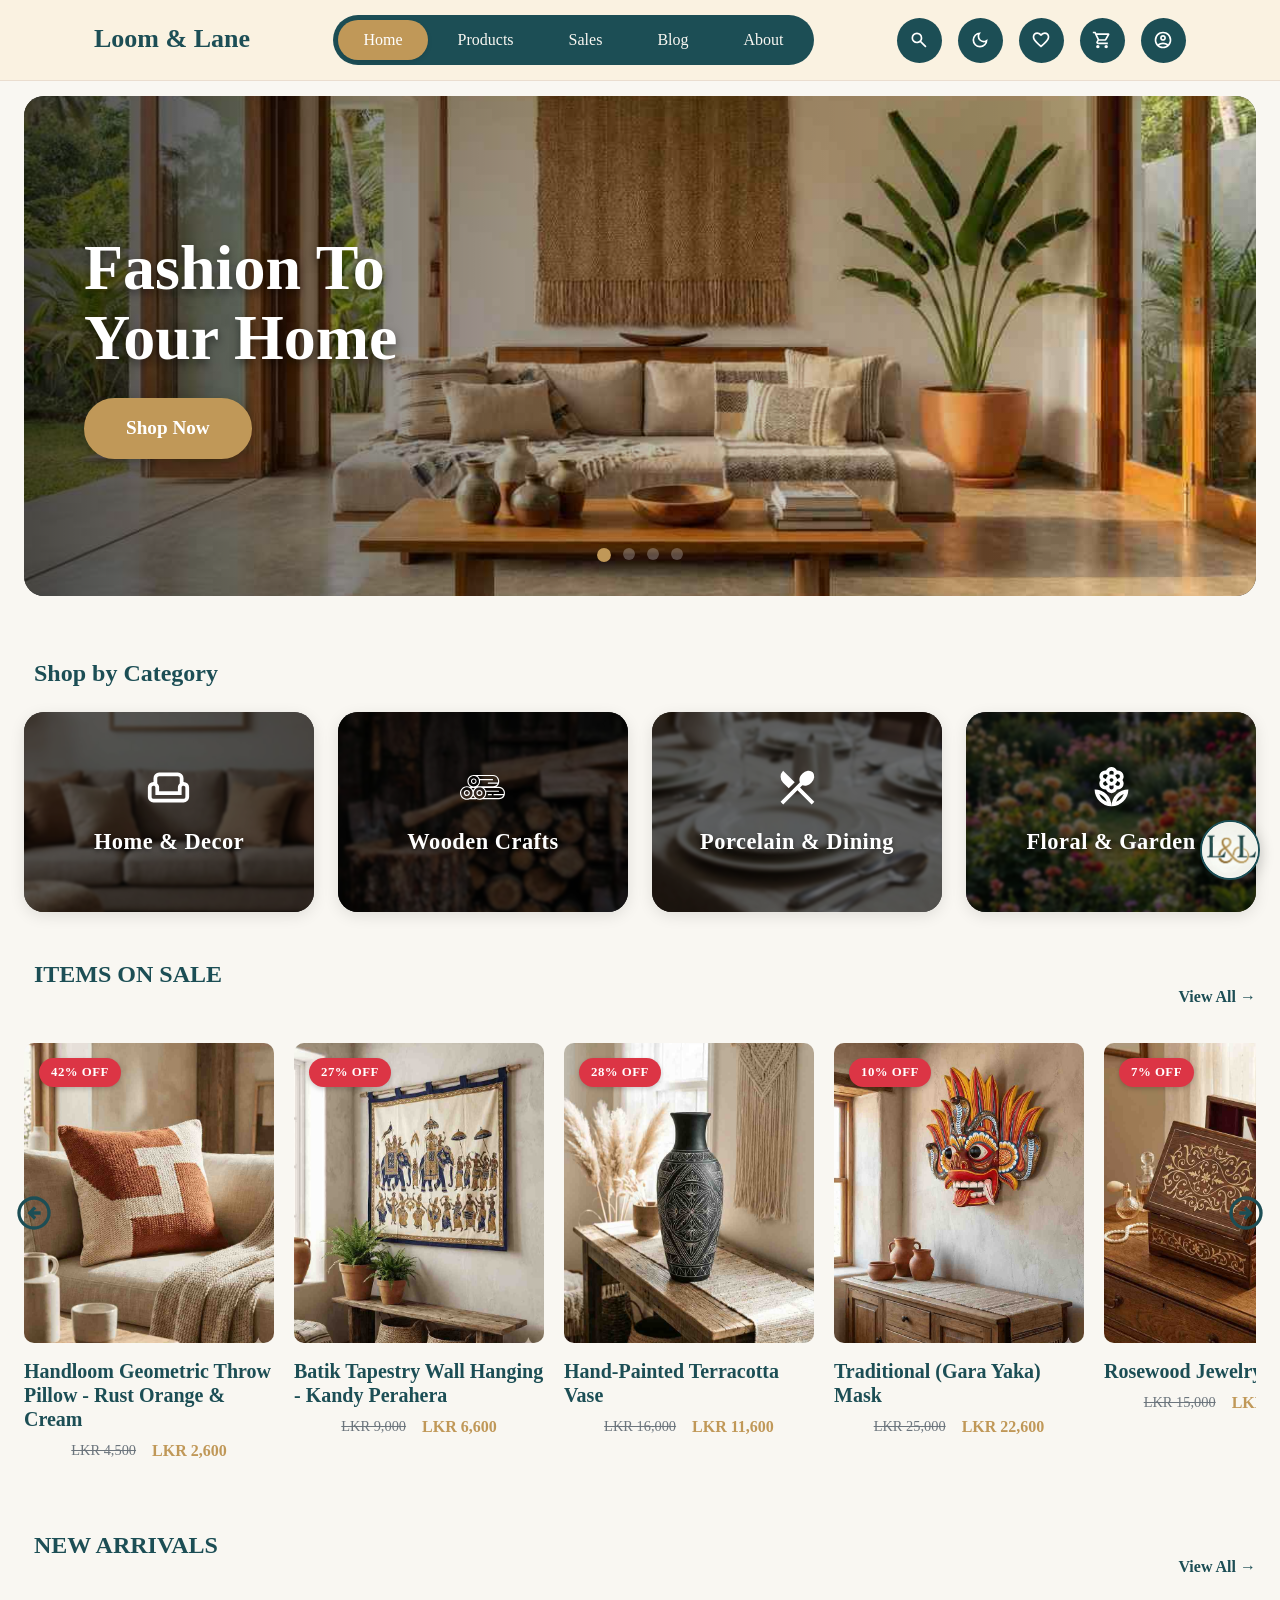
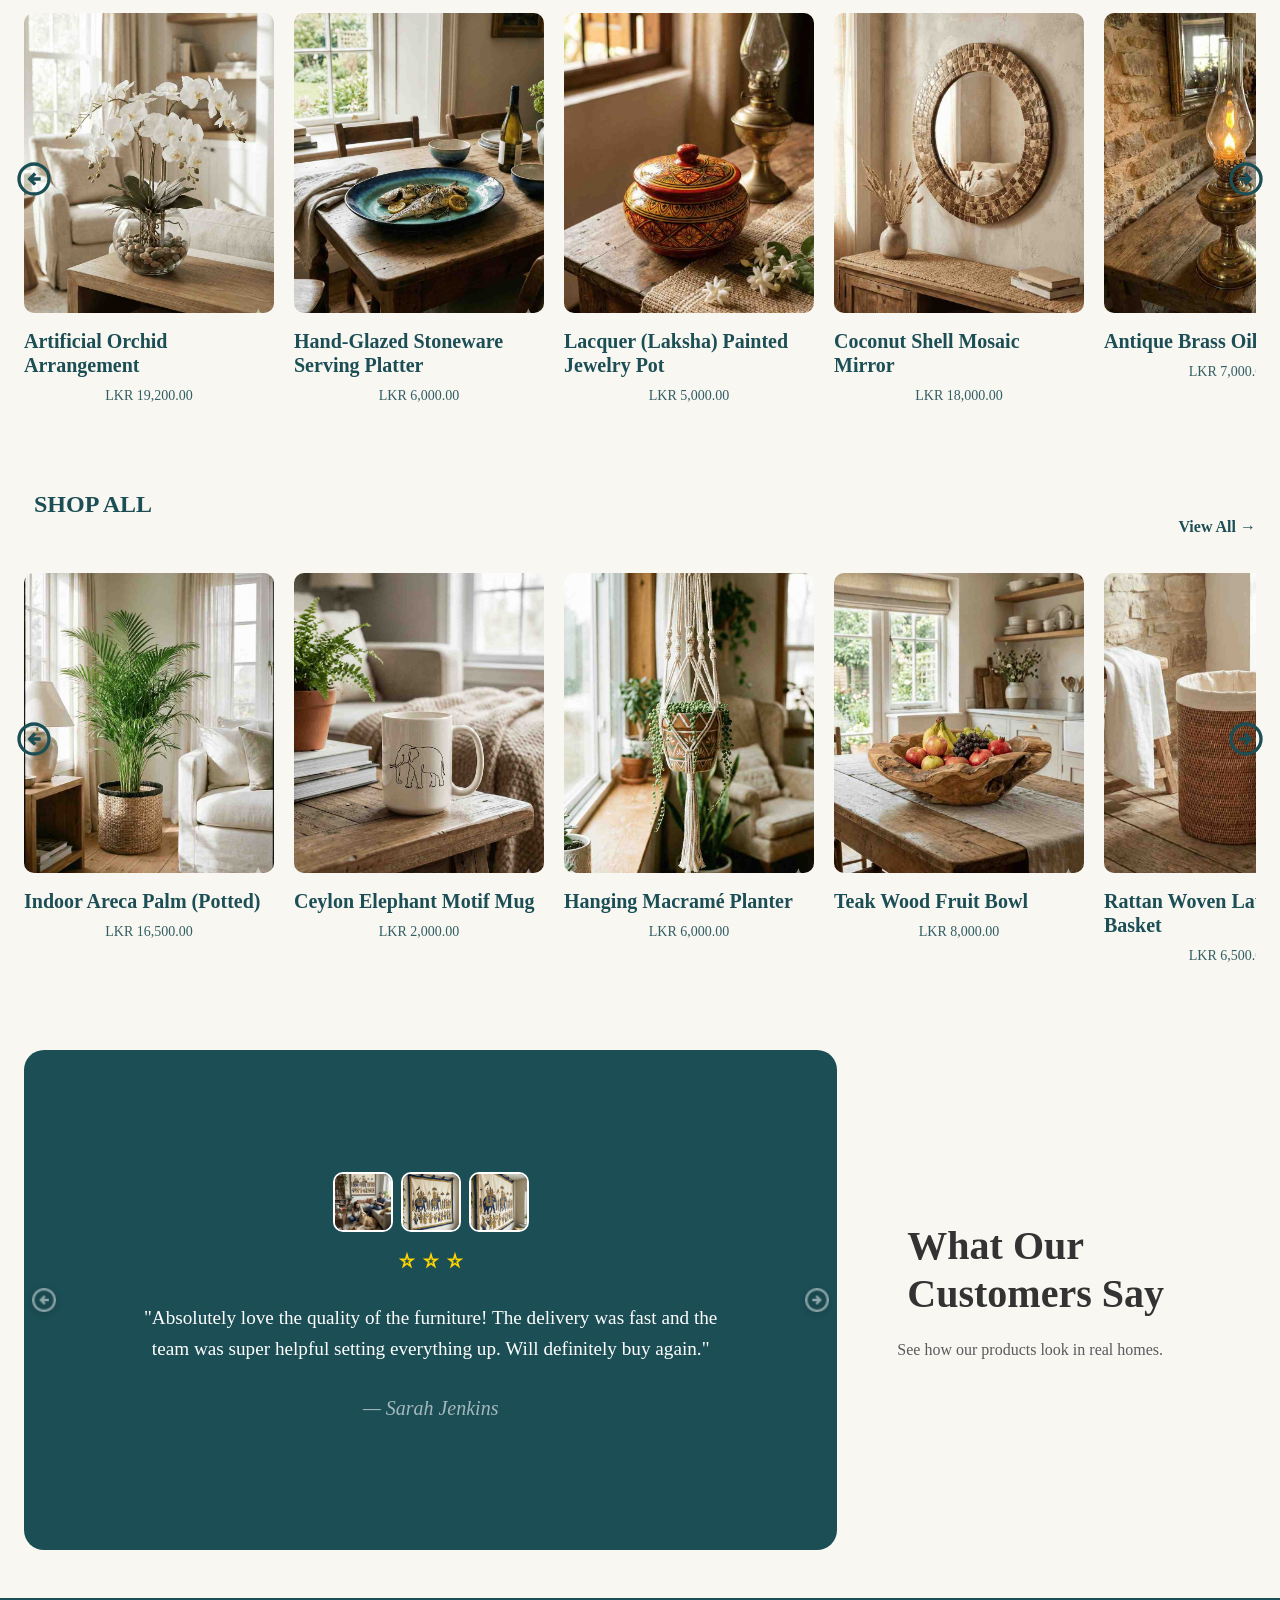
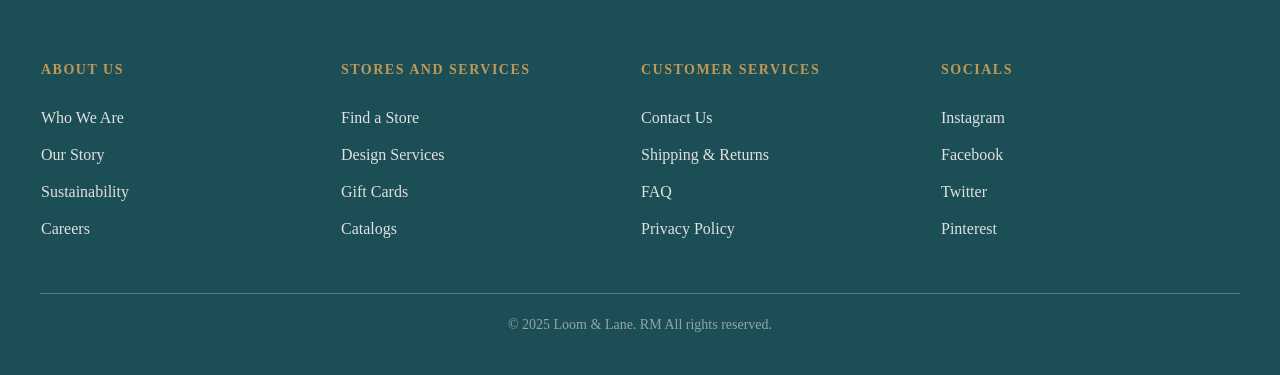
<file: index.html>
<!DOCTYPE html>
<html lang="en">

<head>
    <meta charset="UTF-8">
    <meta name="viewport" content="width=device-width, initial-scale=1.0">
    <title>Loom & Lane | Fashion To Your Home</title>
    <meta name="description" content="Bring fashion to your home with Loom & Lane. Explore our curated collection of handcrafted wooden crafts, elegant porcelain, and sustainable home decor.">
    <link rel="icon" type="image/x-icon" href="assets/icons/logo2.png">
    <link href="https://cdn.jsdelivr.net/npm/bootstrap@5.3.8/dist/css/bootstrap.min.css" rel="stylesheet">
    <link rel="stylesheet" href="css/styles.css">
</head>

<body data-theme="light">

    <header class="site-header sticky-top">
        <div class="container px-4 d-flex justify-content-between align-items-center">
            <div class="logo-area"><a href="index.html" class="logo-text">Loom & Lane</a></div>
            <nav class="nav-pill-container d-none d-xl-block">
                <ul>
                    <li><a href="index.html" class="active">Home</a></li>
                    <li><a href="products.html">Products</a></li>
                    <li><a href="sales.html">Sales</a></li>
                    <li><a href="blog.html">Blog</a></li>
                    <li><a href="about.html">About</a></li>
                </ul>
            </nav>
            <div class="header-icons d-flex gap-3 align-items-center">
                <div class="search-wrapper position-relative">
                <input type="checkbox" id="search-toggle" class="d-none">
                <input type="text" id="search-input" class="search-input" placeholder="Search products...">
                <label for="search-toggle" class="icon-circle search-label">
                    <img src="assets/icons/header-icons/search.svg" alt="Search">
                </label>
                
                <div id="search-results" class="search-dropdown-box d-none"></div>
            </div>
                <button class="icon-circle theme-toggle border-0" id="theme-btn">
                    <img src="assets/icons/header-icons/light_mode.svg" alt="Light" class="mode-icon sun-icon">
                    <img src="assets/icons/header-icons/dark_mode.svg" alt="Dark" class="mode-icon moon-icon d-none">
                </button>
                <a href="watchlist.html" class="icon-circle d-none d-sm-flex"><img src=" assets/icons/header-icons/favorite.svg" alt="Wishlist"></a>
                <a href="cart.html" class="icon-circle position-relative">
                    <img src="assets/icons/header-icons/shopping_cart.svg" alt="Cart">
                    <span id="cart-count" class="position-absolute top-0 start-100 translate-middle badge rounded-pill bg-danger" style="font-size: 0.7rem; display: none;">
                        0
                    </span>
                </a>
                <a href="account.html" class="icon-circle d-none d-sm-flex"><img src="assets/icons/header-icons/account.svg" alt="Account"></a>
                <button class="icon-circle mobile-toggle d-xl-none" type="button" data-bs-toggle="offcanvas" data-bs-target="#mobileMenu">
                    <img src="assets/icons/header-icons/menu.svg" alt="Menu" style="width: 20px; height: 20px;">
                </button>
            </div>
        </div>
    </header>

    <div class="offcanvas offcanvas-end mobile-menu-drawer" tabindex="-1" id="mobileMenu">
        <div class="offcanvas-header">
            <h5 class="logo-text">Loom & Lane</h5>
            <button type="button" class="btn-close" data-bs-dismiss="offcanvas" aria-label="Close"></button>
        </div>
        <div class="offcanvas-body">
            <ul class="mobile-nav-list">
                <li><a href="index.html" class="active">Home</a></li>
                <li><a href="products.html">Products</a></li>
                <li><a href="sales.html">Sales</a></li>
                <li><a href="blog.html">Blog</a></li>
                <li><a href="about.html">About</a></li>
            </ul>
        </div>
    </div>

    <section class="hero-section">
        <div class="container-fluid px-4">
            <div id="heroSlider" class="carousel slide hero-card" data-bs-ride="carousel" data-bs-touch="true" data-bs-interval="4000">
                
                <div class="carousel-indicators">
                    <button type="button" data-bs-target="#heroSlider" data-bs-slide-to="0" class="active"></button>
                    <button type="button" data-bs-target="#heroSlider" data-bs-slide-to="1"></button>
                    <button type="button" data-bs-target="#heroSlider" data-bs-slide-to="2"></button>
                    <button type="button" data-bs-target="#heroSlider" data-bs-slide-to="3"></button>
                </div>

                <div class="carousel-inner h-100">
                    <div class="carousel-item active h-100 slide-gray" style="background-image: url('assets/images/hero/Fashion To Your Home.jpeg');">
                        <div class="hero-overlay"></div>
                        <div class="hero-content">
                            <h2 class="hero-title">Fashion To <br>Your Home</h2>
                            <a href="products.html" class="btn-corner">Shop Now</a>
                        </div>
                    </div>
                    <div class="carousel-item h-100 slide-blue" style="background-image: url('assets/images/hero/saleh.jpeg');">
                        <div class="hero-overlay"></div>
                        <div class="hero-content">
                            <h2 class="hero-title">Save up to 25%</h2>
                            <a href="sales.html" class="btn-corner">SALE</a>
                        </div>
                    </div>
                    <div class="carousel-item h-100 slide-green" style="background-image: url('assets/images/hero/Natural Living.jpeg');">
                        <div class="hero-overlay"></div>
                        <div class="hero-content">
                            <h2 class="hero-title">Natural Living</h2>
                            <a href="products.html" class="btn-corner">Buy Now</a>
                        </div>
                    </div>
                    <div class="carousel-item h-100 slide-beige" style="background-image: url('assets/images/hero/Cozy Comfort.jpeg');">
                        <div class="hero-overlay"></div>
                        <div class="hero-content">
                            <h2 class="hero-title">Cozy Comfort</h2>
                            <a href="products.html" class="btn-corner">Explore</a>
                        </div>
                    </div>
                </div>
            </div>
        </div>
    </section>

    <section class="container-fluid shop-container px-4 mt-5 mb-5">
        <h3 class="section-title mb-4">Shop by Category</h3>
        <div class="row g-4">
            <div class="col-6 col-lg-3">
                <a href="products.html?category=home" class="category-card">
                    <img src="assets/images/Categories/Home and Decor.jpeg" alt="Home Decor" class="cat-bg-img">
                    <div class="category-content">
                        <img src="assets/icons/category/home_decor.svg" alt="Icon" class="cat-icon">
                        <p>Home & Decor</p>
                    </div>
                </a>
            </div>
            <div class="col-6 col-lg-3">
                <a href="products.html?category=wood" class="category-card">
                    <img src="assets/images/Categories/Wooden Crafts.jpeg" alt="Wooden Crafts" class="cat-bg-img">
                    <div class="category-content">
                        <img src="assets/icons/category/wooden_craft.svg" alt="Icon" class="cat-icon">
                        <p>Wooden Crafts</p>
                    </div>
                </a>
            </div>
            <div class="col-6 col-lg-3">
                <a href="products.html?category=dining" class="category-card">
                    <img src="assets/images/Categories/Porcelain and Dining.jpeg" alt="Dining" class="cat-bg-img">
                    <div class="category-content">
                        <img src="assets/icons/category/porcelain_and_dining.svg" alt="Icon" class="cat-icon">
                        <p>Porcelain & Dining</p>
                    </div>
                </a>
            </div>
            <div class="col-6 col-lg-3">
                <a href="products.html?category=garden" class="category-card">
                    <img src="assets/images/Categories/Floral and Garden.jpeg" alt="Garden" class="cat-bg-img">
                    <div class="category-content">
                        <img src="assets/icons/category/floral_and_garden.svg" alt="Icon" class="cat-icon">
                        <p>Floral & Garden</p>
                    </div>
                </a>
            </div>
        </div>
    </section>

    <section class="container-fluid px-4 mt-5 mb-5">
        <div class="d-flex justify-content-between align-items-end mb-4">
            <h3 class="section-title text-uppercase">Items on Sale</h3>
            <a href="sales.html" class="view-all-link">View All &rarr;</a>
        </div>
        <div class="slider-wrapper position-relative">
            <a href="#start" class="arrow-btn left-arrow"><img src="assets/icons/product scroller/arrow_circle_left.svg" alt="left"></a>
            <div class="scroll-container" id="sale-container"></div>
            <a href="#end" class="arrow-btn right-arrow"><img src="assets/icons/product scroller/arrow_circle_right.svg" alt="right"></a>
        </div>
    </section>

    <section class="container-fluid px-4 mt-5 mb-5">
        <div class="d-flex justify-content-between align-items-end mb-4">
            <h3 class="section-title text-uppercase">New Arrivals</h3>
            <a href="products.html" class="view-all-link">View All &rarr;</a>
        </div>
        <div class="slider-wrapper position-relative">
            <a href="#start" class="arrow-btn left-arrow"><img src="assets/icons/product scroller/arrow_circle_left.svg" alt="left"></a>
            <div class="scroll-container" id="new-container"></div>
            <a href="#end" class="arrow-btn right-arrow"><img src="assets/icons/product scroller/arrow_circle_right.svg" alt="right"></a>
        </div>
    </section>

    <section class="container-fluid px-4 mt-5 mb-5">
        <div class="d-flex justify-content-between align-items-end mb-4">
            <h3 class="section-title text-uppercase">Shop All</h3>
            <a href="products.html" class="view-all-link">View All &rarr;</a>
        </div>
        <div class="slider-wrapper position-relative">
            <a href="#start" class="arrow-btn left-arrow"><img src="assets/icons/product scroller/arrow_circle_left.svg" alt="left"></a>
            <div class="scroll-container" id="all-container"></div>
            <a href="#end" class="arrow-btn right-arrow"><img src="assets/icons/product scroller/arrow_circle_right.svg" alt="right"></a>
        </div>
    </section>

    <section class="container-fluid px-4 mt-5 mb-5">
        <div class="row align-items-center">
            <div class="col-md-8 mb-4 mb-md-0">
                <div class="hero-card review-box-custom position-relative d-flex align-items-stretch">
                    <div id="reviewSlider" class="carousel slide w-100" data-bs-ride="carousel" data-bs-interval="4000">
                        <div class="carousel-inner h-100">
                            
                            <div class="carousel-item active h-100" style="background: transparent;">
                                <div class="d-flex flex-column justify-content-center align-items-center h-100 text-center px-5">
                                    <div class="d-flex gap-2 justify-content-center mb-3">
                                        <img src="assets/images/customer_review/c1.jpeg" alt="Photo" class="cust-photo" onclick="openReviewImage(this)">
                                        <img src="assets/images/customer_review/c2.jpeg" alt="Photo" class="cust-photo" onclick="openReviewImage(this)">
                                        <img src="assets/images/customer_review/c3.jpeg" alt="Photo" class="cust-photo" onclick="openReviewImage(this)">
                                    </div>
                                    <div class="mb-3">
                                        <img src="assets/icons/Customer review/star_rate.svg" alt="5 Stars" class="star-img">
                                        <img src="assets/icons/Customer review/star_rate.svg" alt="5 Stars" class="star-img">
                                        <img src="assets/icons/Customer review/star_rate.svg" alt="5 Stars" class="star-img">
                                    </div>
                                    <p class="review-text">"Absolutely love the quality of the furniture! The delivery was fast and the team was super helpful setting everything up. Will definitely buy again."</p>
                                    <h5 class="review-author mt-3">— Sarah Jenkins</h5>
                                </div>
                            </div>

                            <div class="carousel-item h-100" style="background: transparent;">
                                <div class="d-flex flex-column justify-content-center align-items-center h-100 text-center px-5">
                                    <div class="d-flex gap-2 justify-content-center mb-3">
                                        <img src="assets/images/customer_review/c4.jpeg" alt="Photo" class="cust-photo" onclick="openReviewImage(this)">
                                        <img src="assets/images/customer_review/c5.jpeg" alt="Photo" class="cust-photo" onclick="openReviewImage(this)">
                                    </div>
                                    <div class="mb-3"><img src=" assets/icons/Customer review/star_rate.svg" alt="5 Stars" class="star-img"></div>
                                    <p class="review-text">"The lamp looks exactly like the pictures. Great build quality and fits my living room perfectly."</p>
                                    <h5 class="review-author mt-3">— Michael Brown</h5>
                                </div>
                            </div>

                            <div class="carousel-item h-100" style="background: transparent;">
                                <div class="d-flex flex-column justify-content-center align-items-center h-100 text-center px-5">
                                    <div class="d-flex gap-2 justify-content-center mb-3">
                                        <img src="assets/images/customer_review/c6.jpeg" alt="Customer Photo" class="cust-photo" onclick="openReviewImage(this)">
                                        <img src="assets/images/customer_review/c7.jpeg" alt="Customer Photo" class="cust-photo" onclick="openReviewImage(this)">
                                    </div>
                                    <div class="mb-3">
                                        <img src="assets/icons/Customer review/star_rate.svg" alt="5 Stars" class="star-img">
                                        <img src="assets/icons/Customer review/star_rate.svg" alt="5 Stars" class="star-img">
                                        <img src="assets/icons/Customer review/star_rate.svg" alt="5 Stars" class="star-img">
                                    </div>
                                    <p class="review-text">"Absolutely in love with this tapestry! The batik details of the elephants and dancers are incredibly intricate and add such a warm, cultural vibe to my living room."</p>
                                    <h5 class="review-author mt-3">— Sarah Jenkins</h5>
                                </div>
                            </div>

                        </div>
                        <button class="carousel-control-prev review-arrow arrow-left" type="button" data-bs-target="#reviewSlider" data-bs-slide="prev"><img src=" assets/icons/Customer review/arrow_circle_left.png" alt="left"></button>
                        <button class="carousel-control-next review-arrow arrow-right" type="button" data-bs-target="#reviewSlider" data-bs-slide="next"><img src=" assets/icons/Customer review/arrow_circle_right.png" alt="right"></button>
                    </div>
                </div>
            </div>
            <div class="col-md-4 ps-md-5 text-center text-md-start">
                <h2 class="section-title" style="color: #333; font-size: 2.5rem;">What Our<br>Customers Say</h2>
                <p class="text-muted mt-2">See how our products look in real homes.</p>
            </div>
        </div>
    </section>

    <footer class="container-fluid p-0 mt-5">
        <div class="footer-box">
            <table class="footer-table">
                <thead><tr><th width="25%">About Us</th><th width="25%">Stores And Services</th><th width="25%">Customer Services</th><th width="25%">Socials</th></tr></thead>
                <tbody>
                    <tr><td><a href="about.html">Who We Are</a></td><td><a href="about.html">Find a Store</a></td><td><a href="about.html">Contact Us</a></td><td><a href="#">Instagram</a></td></tr>
                    <tr><td><a href="about.html">Our Story</a></td><td><a href="about.html">Design Services</a></td><td><a href="#">Shipping & Returns</a></td><td><a href="#">Facebook</a></td></tr>
                    <tr><td><a href="about.html">Sustainability</a></td><td><a href="products.html">Gift Cards</a></td><td><a href="#">FAQ</a></td><td><a href="#">Twitter</a></td></tr>
                    <tr><td><a href="about.html">Careers</a></td><td><a href="about.html">Catalogs</a></td><td><a href="#">Privacy Policy</a></td><td><a href="#">Pinterest</a></td></tr>
                </tbody>
            </table>
            <hr style="border-color: #ffffff; margin-top: 40px; margin-bottom: 20px;">
            <p class="text-center small text-muted mb-0">&copy; 2025 Loom & Lane. RM All rights reserved.</p>
        </div>
    </footer>

    <div id="reviewImageModal" class="image-modal" onclick="closeReviewImage()">
        <span class="close-modal">&times;</span>
        <img class="modal-content no-anim" id="reviewFullImage">
    </div>

    <script src="https://cdn.jsdelivr.net/npm/bootstrap@5.3.8/dist/js/bootstrap.bundle.min.js"></script>
    
    <script src="data/products.js"></script>
    
    <script src="js/app.js"></script>

    <script>
        document.addEventListener('DOMContentLoaded', () => {
            
            // New Arrivals
            const newArrivalIds = [24, 18, 14, 7, 2, 22, 28, 4];

            // Shop All
            const shopAllIds = [26, 17, 23, 13, 4, 15, 8, 12];

            // Items on Sale
            const saleContainer = document.getElementById('sale-container');
            
            if(typeof productsData !== 'undefined') {
                const saleProducts = productsData.filter(p => p.price && p.price < p.original_price);
                renderProductList(saleContainer, saleProducts);

                
                const newContainer = document.getElementById('new-container');
                const newProducts = getProductsByIds(newArrivalIds);
                renderProductList(newContainer, newProducts);

               
                const allContainer = document.getElementById('all-container');
                const allProducts = getProductsByIds(shopAllIds);
                renderProductList(allContainer, allProducts);
            }

            // product details
            function getProductsByIds(idList) {
                
                return idList.map(id => productsData.find(p => p.id === id)).filter(item => item !== undefined);
            }

            
            function renderProductList(container, productList) {
                container.innerHTML = ''; 
                
                productList.forEach(prod => {
                    
                    const isOnSale = prod.price && prod.price < prod.original_price;
                    const displayPrice = isOnSale ? prod.price : prod.original_price;
                    
                    
                    const badgeHtml = isOnSale 
                        ? `<span class="badge-sale">${Math.round(((prod.original_price - prod.price)/prod.original_price)*100)}% OFF</span>` 
                        : '';
                    
                    const priceHtml = isOnSale
                        ? `<span class="price-old">LKR ${prod.original_price.toLocaleString()}</span>
                           <span class="price-new">LKR ${prod.price.toLocaleString()}</span>`
                        : `<p class="small">LKR ${prod.original_price.toLocaleString()}.00</p>`;

                    
                    const html = `
                        <a href="product-detail.html?id=${prod.id}" class="scroll-card position-relative">
                            ${badgeHtml}
                            <div class="img-wrapper">
                                <img src="${prod.main_image}" alt="${prod.name}">
                            </div>
                            <h5 class="mt-3 fw-bold">${prod.name}</h5>
                            <div class="d-flex gap-2 align-items-center justify-content-center">
                                ${priceHtml}
                            </div>
                        </a>`;
                    
                    container.innerHTML += html;
                });
            }
        });

        
        function openReviewImage(img) {
            var modal = document.getElementById("reviewImageModal");
            var modalImg = document.getElementById("reviewFullImage");
            modal.style.display = "block";
            modalImg.src = img.src;
        }
        function closeReviewImage() {
            var modal = document.getElementById("reviewImageModal");
            modal.style.display = "none";
        }
    </script>

    <script src="https://cdn.jsdelivr.net/npm/bootstrap@5.3.8/dist/js/bootstrap.bundle.min.js"></script>
    <script src="js/chatbot.js"></script>

</body>
</html>
</file>
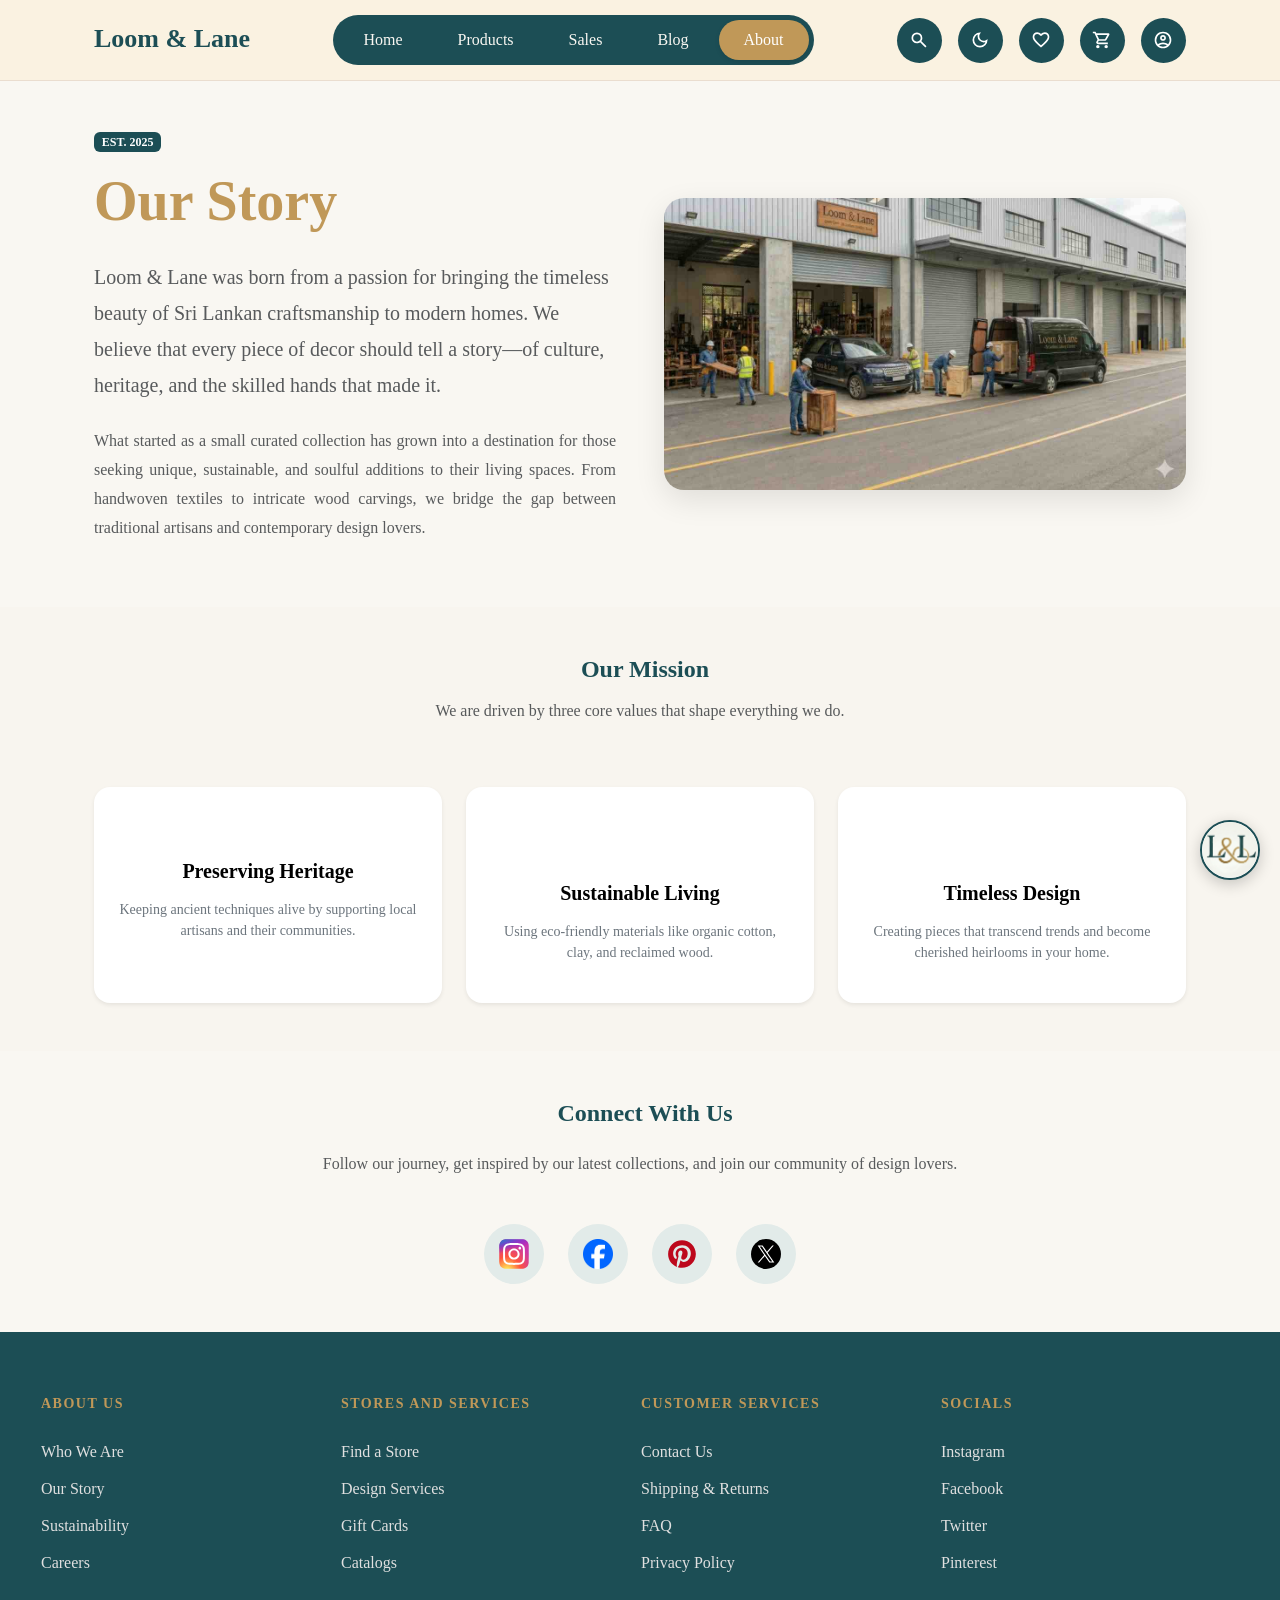
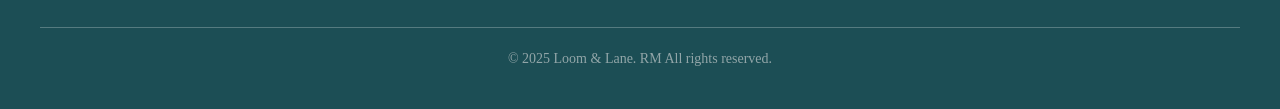
<file: about.html>
<!DOCTYPE html>
<html lang="en">

<head>
    <meta charset="UTF-8">
    <meta name="viewport" content="width=device-width, initial-scale=1.0">
    <title>Loom & Lane | About Us</title>
    <meta name="description" content="Bring fashion to your home with Loom & Lane. Explore our curated collection of handcrafted wooden crafts, elegant porcelain, and sustainable home decor.">
    <link rel="icon" type="image/x-icon" href="assets/icons/logo2.png">
    <link href="https://cdn.jsdelivr.net/npm/bootstrap@5.3.8/dist/css/bootstrap.min.css" rel="stylesheet">
    <link rel="stylesheet" href="css/styles.css">
</head>

<body data-theme="light">

    <header class="site-header sticky-top">
        <div class="container px-4 d-flex justify-content-between align-items-center">
            <div class="logo-area"><a href="index.html" class="logo-text">Loom & Lane</a></div>
            <nav class="nav-pill-container d-none d-xl-block">
                <ul>
                    <li><a href="index.html">Home</a></li>
                    <li><a href="products.html">Products</a></li>
                    <li><a href="sales.html">Sales</a></li>
                    <li><a href="blog.html">Blog</a></li>
                    <li><a href="about.html" class="active">About</a></li>
                </ul>
            </nav>
            <div class="header-icons d-flex gap-3 align-items-center">
                <div class="search-wrapper position-relative">
                    <input type="checkbox" id="search-toggle" class="d-none">
                    <input type="text" id="search-input" class="search-input" placeholder="Search products...">
                    <label for="search-toggle" class="icon-circle search-label">
                        <img src="assets/icons/header-icons/search.svg" alt="Search">
                    </label>
                    
                    <div id="search-results" class="search-dropdown-box d-none"></div>
                </div>
                <button class="icon-circle theme-toggle border-0" id="theme-btn">
                    <img src="assets/icons/header-icons/light_mode.svg" alt="Light" class="mode-icon sun-icon">
                    <img src="assets/icons/header-icons/dark_mode.svg" alt="Dark" class="mode-icon moon-icon d-none">
                </button>
                <a href="watchlist.html" class="icon-circle d-none d-sm-flex"><img src="assets/icons/header-icons/favorite.svg" alt="Wishlist"></a>
                <a href="cart.html" class="icon-circle position-relative">
                    <img src="assets/icons/header-icons/shopping_cart.svg" alt="Cart">
                    <span id="cart-count" class="position-absolute top-0 start-100 translate-middle badge rounded-pill bg-danger" style="font-size: 0.7rem; display: none;">
                        0
                    </span>
                </a>
                <a href="account.html" class="icon-circle d-none d-sm-flex"><img src="assets/icons/header-icons/account.svg" alt="Account"></a>
                <button class="icon-circle mobile-toggle d-xl-none" type="button" data-bs-toggle="offcanvas" data-bs-target="#mobileMenu">
                    <img src="assets/icons/header-icons/menu.svg" alt="Menu" style="width: 20px;">
                </button>
            </div>
        </div>
    </header>

    <div class="offcanvas offcanvas-end mobile-menu-drawer" tabindex="-1" id="mobileMenu">
        <div class="offcanvas-header">
            <h5 class="logo-text">Loom & Lane</h5>
            <button type="button" class="btn-close" data-bs-dismiss="offcanvas" aria-label="Close"></button>
        </div>
        <div class="offcanvas-body">
            <ul class="mobile-nav-list">
                <li><a href="index.html">Home</a></li>
                <li><a href="products.html">Products</a></li>
                <li><a href="sales.html">Sales</a></li>
                <li><a href="blog.html">Blog</a></li>
                <li><a href="about.html" class="active">About</a></li>
            </ul>
        </div>
    </div>

    <section class="container px-4 mt-5 mb-5">
        <div class="row align-items-center g-5">
            <div class="col-lg-6">
                <span class="badge bg-teal-solid mb-3 ls-1">EST. 2025</span>
                <h1 class="display-4 fw-bold mb-4" style="color: #C09858; font-family: 'Playfair Display', serif;">Our Story</h1>
                <p class="lead text-muted mb-4" style="line-height: 1.8;">
                    Loom & Lane was born from a passion for bringing the timeless beauty of Sri Lankan craftsmanship to modern homes. We believe that every piece of decor should tell a story—of culture, heritage, and the skilled hands that made it.
                </p>
                <p class="text-muted text-justify" style="line-height: 1.8;">
                    What started as a small curated collection has grown into a destination for those seeking unique, sustainable, and soulful additions to their living spaces. From handwoven textiles to intricate wood carvings, we bridge the gap between traditional artisans and contemporary design lovers.
                </p>
            </div>
            <div class="col-lg-6">
                <img src="assets/images/aboutus.jpeg" alt="Our Story" class="img-fluid about-hero-img">
            </div>
        </div>
    </section>

    <section class="container-fluid py-5 bg-light-accent">
        <div class="container px-4">
            <div class="row text-center mb-5">
                <div class="col-lg-8 mx-auto">
                    <h2 class="section-title text-center mb-3">Our Mission</h2>
                    <p class="text-muted">We are driven by three core values that shape everything we do.</p>
                </div>
            </div>
            <div class="row g-4">
                <div class="col-md-4 text-center">
                    <div class="p-4 bg-white rounded-4 shadow-sm h-100 border-0 mission-card">
                        <img src="assets/icons/category/wooden_craft.svg" alt="Craft" style="width: 50px; margin-bottom: 20px;">
                        <h5 class="fw-bold mb-3">Preserving Heritage</h5>
                        <p class="mission-text small">Keeping ancient techniques alive by supporting local artisans and their communities.</p>
                    </div>
                </div>
                <div class="col-md-4 text-center">
                    <div class="p-4 bg-white rounded-4 shadow-sm h-100 border-0 mission-card">
                        <img src="assets/icons/category/floral_and_garden.svg" alt="Nature" style="width: 50px; margin-bottom: 20px;">
                        <h5 class="fw-bold mb-3">Sustainable Living</h5>
                        <p class="mission-text small">Using eco-friendly materials like organic cotton, clay, and reclaimed wood.</p>
                    </div>
                </div>
                <div class="col-md-4 text-center">
                    <div class="p-4 bg-white rounded-4 shadow-sm h-100 border-0 mission-card">
                        <img src="assets/icons/category/home_decor.svg" alt="Design" style="width: 50px; margin-bottom: 20px;">
                        <h5 class="fw-bold mb-3">Timeless Design</h5>
                        <p class="mission-text small">Creating pieces that transcend trends and become cherished heirlooms in your home.</p>
                    </div>
                </div>
            </div>
        </div>
    </section>

    <section class="container px-4 mt-5 mb-5">
        <div class="row justify-content-center text-center">
            <div class="col-lg-8">
                <h2 class="section-title text-center mb-4">Connect With Us</h2>
                <p class="text-muted mb-5">Follow our journey, get inspired by our latest collections, and join our community of design lovers.</p>
                
                <div class="d-flex justify-content-center gap-4 flex-wrap">
                    <a href="#" class="social-icon-lg" title="Instagram">
                        <img src="assets/images/share/Instagram.svg" alt="Instagram">
                    </a>
                    
                    <a href="#" class="social-icon-lg" title="Facebook">
                        <img src="assets/images/share/Facebook.png" alt="Facebook">
                    </a>
                    
                    <a href="#" class="social-icon-lg" title="Pinterest">
                        <img src="assets/images/share/Pinterest.svg" alt="Pinterest">
                    </a>
                    
                    <a href="#" class="social-icon-lg" title="X">
                        <img src="assets/images/share/x.svg" alt="X">
                    </a>
                </div>
            </div>
        </div>
    </section>

    <footer class="container-fluid p-0 mt-5">
        <div class="footer-box">
            <table class="footer-table">
                <thead><tr><th width="25%">About Us</th><th width="25%">Stores And Services</th><th width="25%">Customer Services</th><th width="25%">Socials</th></tr></thead>
                <tbody>
                    <tr><td><a href="#">Who We Are</a></td><td><a href="#">Find a Store</a></td><td><a href="#">Contact Us</a></td><td><a href="#">Instagram</a></td></tr>
                    <tr><td><a href="#">Our Story</a></td><td><a href="#">Design Services</a></td><td><a href="#">Shipping & Returns</a></td><td><a href="#">Facebook</a></td></tr>
                    <tr><td><a href="#">Sustainability</a></td><td><a href="#">Gift Cards</a></td><td><a href="#">FAQ</a></td><td><a href="#">Twitter</a></td></tr>
                    <tr><td><a href="#">Careers</a></td><td><a href="#">Catalogs</a></td><td><a href="#">Privacy Policy</a></td><td><a href="#">Pinterest</a></td></tr>
                </tbody>
            </table>
            <hr style="border-color: #ffffff; margin-top: 40px; margin-bottom: 20px;">
            <p class="text-center small text-muted mb-0">&copy; 2025 Loom & Lane. RM All rights reserved.</p>
        </div>
    </footer>

    <script src="https://cdn.jsdelivr.net/npm/bootstrap@5.3.8/dist/js/bootstrap.bundle.min.js"></script>
    <script src="data/products.js"></script>
    <script src="js/chatbot.js"></script>
    <script src="js/app.js"></script>

</body>
</html>
</file>
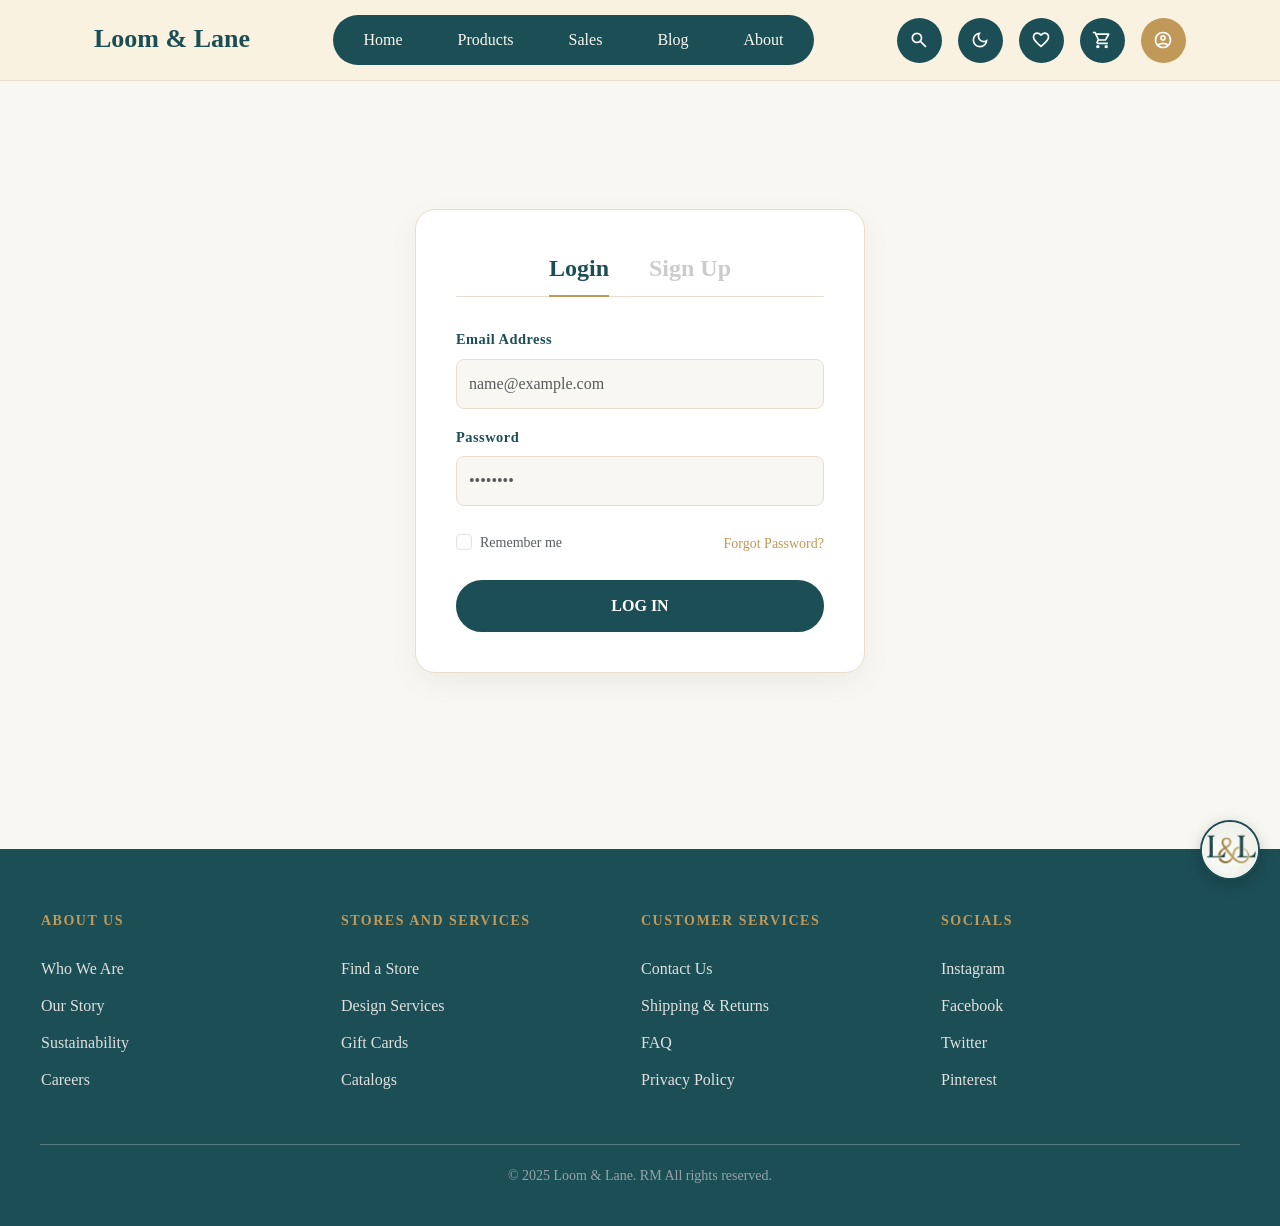
<file: account.html>
<!DOCTYPE html>
<html lang="en">

<head>
    <meta charset="UTF-8">
    <meta name="viewport" content="width=device-width, initial-scale=1.0">
    <title>Loom & Lane | Account</title>
    <meta name="description" content="Bring fashion to your home with Loom & Lane. Explore our curated collection of handcrafted wooden crafts, elegant porcelain, and sustainable home decor.">
    <link rel="icon" type="image/x-icon" href="assets/icons/logo2.png">
    <link href="https://cdn.jsdelivr.net/npm/bootstrap@5.3.8/dist/css/bootstrap.min.css" rel="stylesheet">
    <link rel="stylesheet" href="css/styles.css">
    <style>
        /* some account page stylings */
        .auth-container {
            max-width: 450px;
            width: 100%;
            background: #ffffff;
            border-radius: 20px;
            box-shadow: 0 10px 30px rgba(0,0,0,0.05);
            padding: 40px;
            border: 1px solid #eaddcf;
            margin-top: 50px;
            margin-bottom: 50px;
        }

        .auth-toggle {
            display: flex;
            justify-content: center;
            margin-bottom: 30px;
            border-bottom: 1px solid #eaddcf;
            padding-bottom: 10px;
        }

        .auth-tab {
            font-family: 'Playfair Display', serif;
            font-size: 1.5rem;
            font-weight: 700;
            color: #ccc;
            cursor: pointer;
            margin: 0 20px;
            transition: color 0.3s ease;
            position: relative;
        }

        .auth-tab.active {
            color: #1C4E55;
        }

        .auth-tab.active::after {
            content: '';
            position: absolute;
            bottom: -11px;
            left: 0;
            width: 100%;
            height: 2px;
            background-color: #C09858;
        }

        .form-label {
            font-size: 0.9rem;
            font-weight: 600;
            color: #1C4E55;
            letter-spacing: 0.5px;
        }

        .form-control {
            background-color: #F9F7F2;
            border: 1px solid #eaddcf;
            padding: 12px;
            border-radius: 8px;
        }

        .form-control:focus {
            background-color: #fff;
            border-color: #1C4E55;
            box-shadow: 0 0 0 3px rgba(28, 78, 85, 0.1);
        }

        .btn-auth {
            background-color: #1C4E55;
            color: #fff;
            padding: 12px;
            font-weight: 600;
            border-radius: 50px;
            width: 100%;
            transition: all 0.3s;
            border: 2px solid #1C4E55;
        }

        .btn-auth:hover {
            background-color: #C09858;
            border-color: #C09858;
            color: #fff;
        }

        .error-msg {
            color: #dc3545;
            font-size: 0.8rem;
            margin-top: 5px;
            display: none; 
        }

        .form-check-input:checked {
            background-color: #1C4E55;
            border-color: #1C4E55;
        }

        /* Dark Mode */
        [data-theme="dark"] .auth-container {
            background-color: #122123;
            border-color: #2F3E46;
        }
        [data-theme="dark"] .form-label { color: #C09858; }
        [data-theme="dark"] .form-control {
            background-color: #2F3E46;
            border-color: #1C4E55;
            color: #F9F7F2;
        }
        [data-theme="dark"] .auth-tab.active { color: #F9F7F2; }
        [data-theme="dark"] .text-muted { color: #aaa !important; }
    </style>
</head>

<body data-theme="light">

    <header class="site-header sticky-top">
        <div class="container px-4 d-flex justify-content-between align-items-center">
            <div class="logo-area"><a href="index.html" class="logo-text">Loom & Lane</a></div>
            <nav class="nav-pill-container d-none d-xl-block">
                <ul>
                    <li><a href="index.html">Home</a></li>
                    <li><a href="products.html">Products</a></li>
                    <li><a href="sales.html">Sales</a></li>
                    <li><a href="blog.html">Blog</a></li>
                    <li><a href="about.html">About</a></li>
                </ul>
            </nav>
            <div class="header-icons d-flex gap-3 align-items-center">
                <div class="search-wrapper position-relative">
                    <input type="checkbox" id="search-toggle" class="d-none">
                    <input type="text" id="search-input" class="search-input" placeholder="Search products...">
                    <label for="search-toggle" class="icon-circle search-label">
                        <img src="assets/icons/header-icons/search.svg" alt="Search">
                    </label>
                    
                    <div id="search-results" class="search-dropdown-box d-none"></div>
                </div>
                <button class="icon-circle theme-toggle border-0" id="theme-btn">
                    <img src="assets/icons/header-icons/light_mode.svg" alt="Light" class="mode-icon sun-icon">
                    <img src="assets/icons/header-icons/dark_mode.svg" alt="Dark" class="mode-icon moon-icon d-none">
                </button>
                <a href="watchlist.html" class="icon-circle d-none d-sm-flex"><img src="assets/icons/header-icons/favorite.svg" alt="Wishlist"></a>
                <a href="cart.html" class="icon-circle position-relative">
                    <img src="assets/icons/header-icons/shopping_cart.svg" alt="Cart">
                    <span id="cart-count" class="position-absolute top-0 start-100 translate-middle badge rounded-pill bg-danger" style="font-size: 0.7rem; display: none;">
                        0
                    </span>
                </a>
                <a href="account.html" class="icon-circle d-none d-sm-flex" style="background-color: #C09858;"><img src="assets/icons/header-icons/account.svg" alt="Account"></a> <button class="icon-circle mobile-toggle d-xl-none" type="button" data-bs-toggle="offcanvas" data-bs-target="#mobileMenu">
                    <img src="assets/icons/header-icons/menu.svg" alt="Menu" style="width: 20px;">
                </button>
            </div>
        </div>
    </header>

    <div class="offcanvas offcanvas-end mobile-menu-drawer" tabindex="-1" id="mobileMenu">
        <div class="offcanvas-header">
            <h5 class="logo-text">Loom & Lane</h5>
            <button type="button" class="btn-close" data-bs-dismiss="offcanvas" aria-label="Close"></button>
        </div>
        <div class="offcanvas-body">
            <ul class="mobile-nav-list">
                <li><a href="index.html">Home</a></li>
                <li><a href="products.html">Products</a></li>
                <li><a href="sales.html">Sales</a></li>
                <li><a href="blog.html">Blog</a></li>
                <li><a href="about.html">About</a></li>
            </ul>
        </div>
    </div>

    <div class="container d-flex justify-content-center align-items-center" style="min-height: 80vh;">
        <div class="auth-container">
            
            <div class="auth-toggle">
                <span class="auth-tab active" id="tab-login" onclick="showLogin()">Login</span>
                <span class="auth-tab" id="tab-signup" onclick="showSignup()">Sign Up</span>
            </div>

            <form id="login-form">
                <div class="mb-3">
                    <label class="form-label">Email Address</label>
                    <input type="email" class="form-control" id="login-email" placeholder="name@example.com">
                    <div class="error-msg" id="err-login-email">Please enter a valid email address.</div>
                </div>
                <div class="mb-4">
                    <label class="form-label">Password</label>
                    <input type="password" class="form-control" id="login-pass" placeholder="••••••••">
                    <div class="error-msg" id="err-login-pass">Please enter your password.</div>
                </div>
                <div class="d-flex justify-content-between align-items-center mb-4">
                    <div class="form-check">
                        <input type="checkbox" class="form-check-input" id="rememberMe">
                        <label class="form-check-label small text-muted" for="rememberMe">Remember me</label>
                    </div>
                    <a href="#" class="small text-decoration-none" style="color: #C09858;">Forgot Password?</a>
                </div>
                <button type="button" class="btn-auth" onclick="validateLogin()">LOG IN</button>
            </form>

            <form id="signup-form" style="display: none;">
                <div class="row g-2 mb-3">
                    <div class="col-6">
                        <label class="form-label">First Name</label>
                        <input type="text" class="form-control" id="reg-fname">
                        <div class="error-msg" id="err-reg-fname">Required.</div>
                    </div>
                    <div class="col-6">
                        <label class="form-label">Last Name</label>
                        <input type="text" class="form-control" id="reg-lname">
                        <div class="error-msg" id="err-reg-lname">Required.</div>
                    </div>
                </div>
                <div class="mb-3">
                    <label class="form-label">Email Address</label>
                    <input type="email" class="form-control" id="reg-email" placeholder="name@example.com">
                    <div class="error-msg" id="err-reg-email">Invalid email format.</div>
                </div>
                <div class="mb-3">
                    <label class="form-label">Password</label>
                    <input type="password" class="form-control" id="reg-pass" placeholder="Min 8 chars">
                    <div class="error-msg" id="err-reg-pass">Password too short.</div>
                </div>
                <div class="mb-4">
                    <label class="form-label">Confirm Password</label>
                    <input type="password" class="form-control" id="reg-confirm">
                    <div class="error-msg" id="err-reg-confirm">Passwords do not match.</div>
                </div>
                <div class="form-check mb-4">
                    <input type="checkbox" class="form-check-input" id="termsCheck">
                    <label class="form-check-label small text-muted" for="termsCheck">I agree to the Terms & Conditions</label>
                    <div class="error-msg" id="err-terms">You must agree to terms.</div>
                </div>
                <button type="button" class="btn-auth" onclick="validateSignup()">CREATE ACCOUNT</button>
            </form>

        </div>
    </div>

    <footer class="container-fluid p-0 mt-5">
        <div class="footer-box">
            <table class="footer-table">
                <thead><tr><th width="25%">About Us</th><th width="25%">Stores And Services</th><th width="25%">Customer Services</th><th width="25%">Socials</th></tr></thead>
                <tbody>
                    <tr><td><a href="#">Who We Are</a></td><td><a href="#">Find a Store</a></td><td><a href="#">Contact Us</a></td><td><a href="#">Instagram</a></td></tr>
                    <tr><td><a href="#">Our Story</a></td><td><a href="#">Design Services</a></td><td><a href="#">Shipping & Returns</a></td><td><a href="#">Facebook</a></td></tr>
                    <tr><td><a href="#">Sustainability</a></td><td><a href="#">Gift Cards</a></td><td><a href="#">FAQ</a></td><td><a href="#">Twitter</a></td></tr>
                    <tr><td><a href="#">Careers</a></td><td><a href="#">Catalogs</a></td><td><a href="#">Privacy Policy</a></td><td><a href="#">Pinterest</a></td></tr>
                </tbody>
            </table>
            <hr style="border-color: #ffffff; margin-top: 40px; margin-bottom: 20px;">
            <p class="text-center small text-muted mb-0">&copy; 2025 Loom & Lane. RM All rights reserved.</p>
        </div>
    </footer>

    <script src="https://cdn.jsdelivr.net/npm/bootstrap@5.3.8/dist/js/bootstrap.bundle.min.js"></script>
    <script src="data/products.js"></script>
    <script src="js/chatbot.js"></script>
    <script src="js/app.js"></script>

    <script>
        // --- tab switch login-singup ---
        const loginForm = document.getElementById('login-form');
        const signupForm = document.getElementById('signup-form');
        const tabLogin = document.getElementById('tab-login');
        const tabSignup = document.getElementById('tab-signup');

        function showLogin() {
            loginForm.style.display = 'block';
            signupForm.style.display = 'none';
            tabLogin.classList.add('active');
            tabSignup.classList.remove('active');
            clearErrors();
        }

        function showSignup() {
            loginForm.style.display = 'none';
            signupForm.style.display = 'block';
            tabLogin.classList.remove('active');
            tabSignup.classList.add('active');
            clearErrors();
        }

        function clearErrors() {
            document.querySelectorAll('.error-msg').forEach(el => el.style.display = 'none');
            document.querySelectorAll('.form-control').forEach(el => el.style.borderColor = '#eaddcf');
        }

        // --- vallidation ---
        function showError(id, message) {
            const el = document.getElementById(id);
            if(el) {
                el.innerText = message;
                el.style.display = 'block';
                
                const inputId = id.replace('err-', '');
                const inputEl = document.getElementById(inputId);
                if(inputEl) inputEl.style.borderColor = '#dc3545';
            }
        }

        function validateEmail(email) {
            return String(email)
                .toLowerCase()
                .match(/^(([^<>()[\]\\.,;:\s@"]+(\.[^<>()[\]\\.,;:\s@"]+)*)|(".+"))@((\[[0-9]{1,3}\.[0-9]{1,3}\.[0-9]{1,3}\.[0-9]{1,3}\])|(([a-zA-Z\-0-9]+\.)+[a-zA-Z]{2,}))$/);
        }

        // ---login validation ---
        function validateLogin() {
            clearErrors();
            let isValid = true;
            
            const email = document.getElementById('login-email').value;
            const pass = document.getElementById('login-pass').value;

            if(!email) { showError('err-login-email', "Email is required."); isValid = false; }
            else if(!validateEmail(email)) { showError('err-login-email', "Invalid email format."); isValid = false; }

            if(!pass) { showError('err-login-pass', "Password is required."); isValid = false; }

            if(isValid) {
                alert("Login Successful! (Redirecting...)");
                window.location.href = 'index.html';
            }
        }

        // --- singup validation ---
        function validateSignup() {
            clearErrors();
            let isValid = true;

            const fname = document.getElementById('reg-fname').value;
            const lname = document.getElementById('reg-lname').value;
            const email = document.getElementById('reg-email').value;
            const pass = document.getElementById('reg-pass').value;
            const confirm = document.getElementById('reg-confirm').value;
            const terms = document.getElementById('termsCheck').checked;

            if(!fname) { showError('err-reg-fname', "First name required."); isValid = false; }
            if(!lname) { showError('err-reg-lname', "Last name required."); isValid = false; }
            
            if(!email) { showError('err-reg-email', "Email required."); isValid = false; }
            else if(!validateEmail(email)) { showError('err-reg-email', "Invalid email address."); isValid = false; }

            if(!pass) { showError('err-reg-pass', "Password required."); isValid = false; }
            else if(pass.length < 8) { showError('err-reg-pass', "Password must be at least 8 chars."); isValid = false; }

            if(pass !== confirm) { showError('err-reg-confirm', "Passwords do not match."); isValid = false; }

            if(!terms) { showError('err-terms', "You must accept the terms."); isValid = false; }

            if(isValid) {
                alert("Account Created! Please log in.");
                showLogin();
            }
        }
    </script>

</body>
</html>
</file>
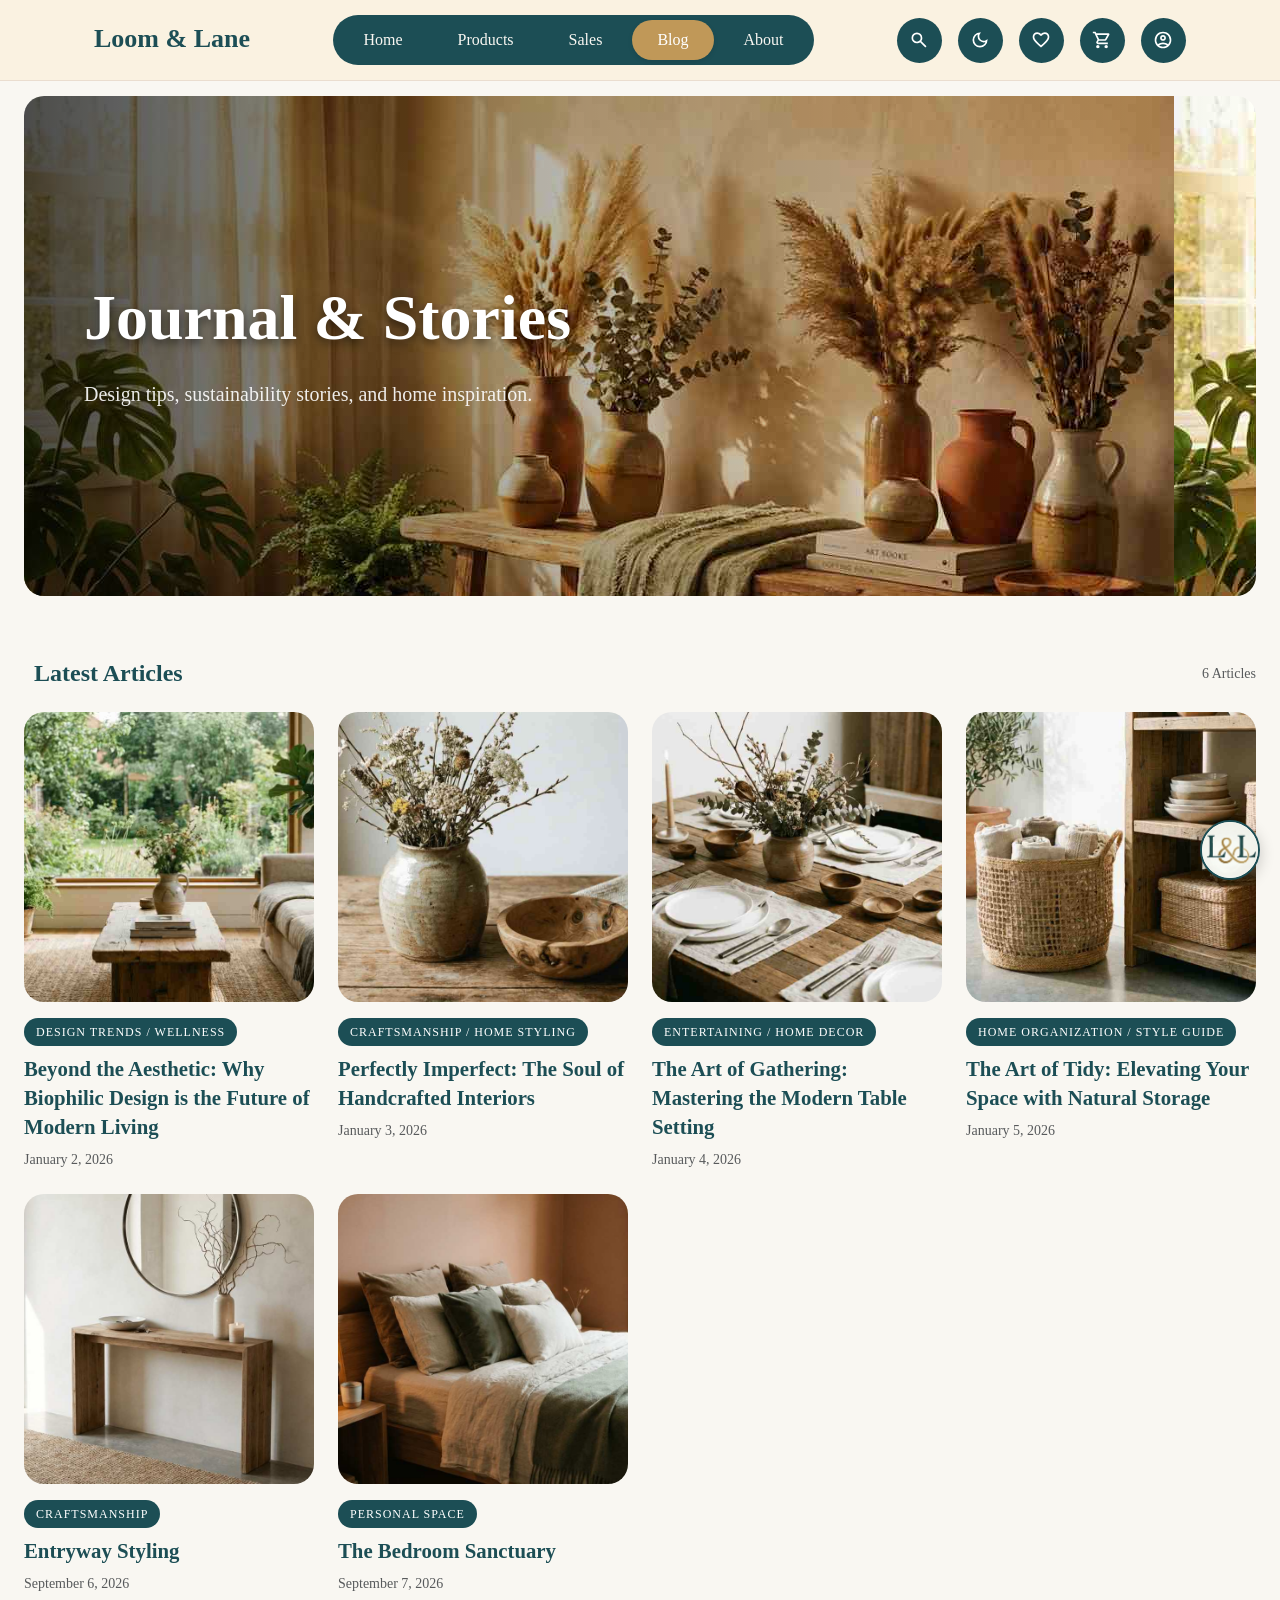
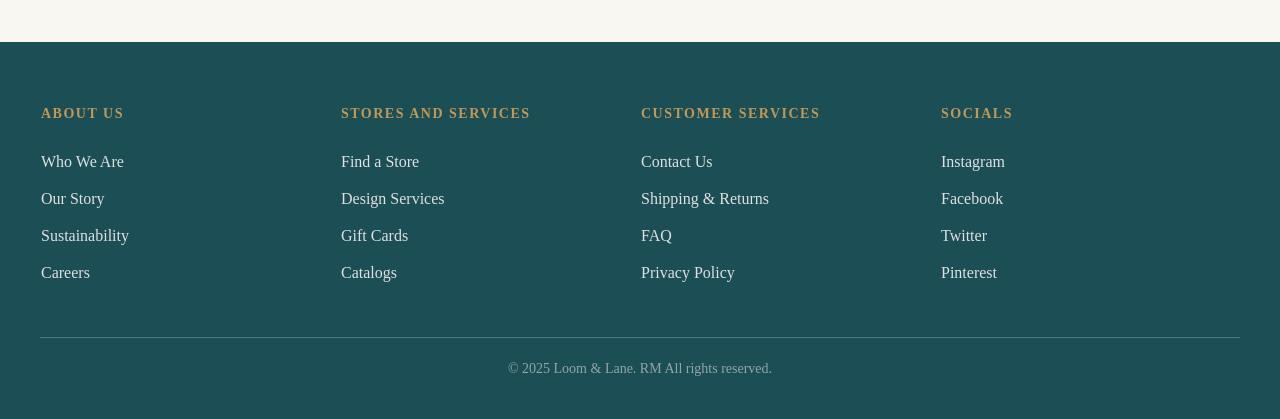
<file: blog.html>
<!DOCTYPE html>
<html lang="en">

<head>
    <meta charset="UTF-8">
    <meta name="viewport" content="width=device-width, initial-scale=1.0">
    <title>Loom & Lane | Blog</title>
    <meta name="description" content="Bring fashion to your home with Loom & Lane. Explore our curated collection of handcrafted wooden crafts, elegant porcelain, and sustainable home decor.">
    <link rel="icon" type="image/x-icon" href="assets/icons/logo2.png">
    <link href="https://cdn.jsdelivr.net/npm/bootstrap@5.3.8/dist/css/bootstrap.min.css" rel="stylesheet">
    <link rel="stylesheet" href="css/styles.css">
</head>

<body data-theme="light">

    <header class="site-header sticky-top">
        <div class="container px-4 d-flex justify-content-between align-items-center">
            <div class="logo-area"><a href="index.html" class="logo-text">Loom & Lane</a></div>
            <nav class="nav-pill-container d-none d-xl-block">
                <ul>
                    <li><a href="index.html">Home</a></li>
                    <li><a href="products.html">Products</a></li>
                    <li><a href="sales.html">Sales</a></li>
                    <li><a href="blog.html" class="active">Blog</a></li>
                    <li><a href="about.html">About</a></li>
                </ul>
            </nav>
            <div class="header-icons d-flex gap-3 align-items-center">
                <div class="search-wrapper position-relative">
                    <input type="checkbox" id="search-toggle" class="d-none">
                    <input type="text" id="search-input" class="search-input" placeholder="Search products...">
                    <label for="search-toggle" class="icon-circle search-label">
                        <img src="assets/icons/header-icons/search.svg" alt="Search">
                    </label>
                    <div id="search-results" class="search-dropdown-box d-none"></div>
                </div>
                <button class="icon-circle theme-toggle border-0" id="theme-btn">
                    <img src="assets/icons/header-icons/light_mode.svg" alt="Light" class="mode-icon sun-icon">
                    <img src="assets/icons/header-icons/dark_mode.svg" alt="Dark" class="mode-icon moon-icon d-none">
                </button>
                <a href="watchlist.html" class="icon-circle d-none d-sm-flex"><img src="assets/icons/header-icons/favorite.svg" alt="Wishlist"></a>
                <a href="cart.html" class="icon-circle position-relative">
                    <img src="assets/icons/header-icons/shopping_cart.svg" alt="Cart">
                    <span id="cart-count" class="position-absolute top-0 start-100 translate-middle badge rounded-pill bg-danger" style="font-size: 0.7rem; display: none;">
                        0
                    </span>
                </a>
                <a href="account.html" class="icon-circle d-none d-sm-flex"><img src="assets/icons/header-icons/account.svg" alt="Account"></a>
                <button class="icon-circle mobile-toggle d-xl-none" type="button" data-bs-toggle="offcanvas" data-bs-target="#mobileMenu"><img src="assets/icons/header-icons/menu.svg" alt="Menu" style="width: 20px;"></button>
            </div>
        </div>
    </header>

    <div class="offcanvas offcanvas-end mobile-menu-drawer" tabindex="-1" id="mobileMenu">
        <div class="offcanvas-header"><h5 class="logo-text">Loom & Lane</h5><button type="button" class="btn-close" data-bs-dismiss="offcanvas" aria-label="Close"></button></div>
        <div class="offcanvas-body">
            <ul class="mobile-nav-list">
                <li><a href="index.html">Home</a></li>
                <li><a href="products.html">Products</a></li>
                <li><a href="sales.html">Sales</a></li>
                <li><a href="blog.html" class="active">Blog</a></li>
                <li><a href="about.html">About</a></li>
            </ul>
        </div>
    </div>

    <section class="hero-section">
        <div class="container-fluid px-4">
            <div class="hero-card hero-slide-item slide-gray" style="background-image: url('assets/images/hero/Natural Living.jpeg');">
                <div class="hero-overlay"></div>
                <div class="hero-content">
                    <h2 class="hero-title">Journal & Stories</h2>
                    <p class="text-white mb-0 fs-5" style="opacity: 0.9;">Design tips, sustainability stories, and home inspiration.</p>
                </div>
            </div>
        </div>
    </section>

    <section class="container-fluid shop-container px-4 mt-5 mb-5">
        <div class="d-flex justify-content-between align-items-center mb-4">
            <h3 class="section-title mb-0">Latest Articles</h3>
            <span class="text-muted small" id="article-count">Loading...</span>
        </div>
        
        <div class="row g-4" id="blog-grid">
            </div>
    </section>

    <footer class="container-fluid p-0 mt-5">
        <div class="footer-box">
            <table class="footer-table">
                <thead><tr><th width="25%">About Us</th><th width="25%">Stores And Services</th><th width="25%">Customer Services</th><th width="25%">Socials</th></tr></thead>
                <tbody>
                    <tr><td><a href="#">Who We Are</a></td><td><a href="#">Find a Store</a></td><td><a href="#">Contact Us</a></td><td><a href="#">Instagram</a></td></tr>
                    <tr><td><a href="#">Our Story</a></td><td><a href="#">Design Services</a></td><td><a href="#">Shipping & Returns</a></td><td><a href="#">Facebook</a></td></tr>
                    <tr><td><a href="#">Sustainability</a></td><td><a href="#">Gift Cards</a></td><td><a href="#">FAQ</a></td><td><a href="#">Twitter</a></td></tr>
                    <tr><td><a href="#">Careers</a></td><td><a href="#">Catalogs</a></td><td><a href="#">Privacy Policy</a></td><td><a href="#">Pinterest</a></td></tr>
                </tbody>
            </table>
            <hr style="border-color: #ffffff; margin-top: 40px; margin-bottom: 20px;">
            <p class="text-center small text-muted mb-0">&copy; 2025 Loom & Lane. RM All rights reserved.</p>
        </div>
    </footer>

    <script src="https://cdn.jsdelivr.net/npm/bootstrap@5.3.8/dist/js/bootstrap.bundle.min.js"></script>
    
    <script src="data/blog.js"></script>
    <script src="data/products.js"></script>
    <script src="js/chatbot.js"></script>
    <script src="js/app.js"></script>

    <script>
        document.addEventListener('DOMContentLoaded', () => {
            const container = document.getElementById('blog-grid');
            const countLabel = document.getElementById('article-count');

            if (!container || typeof blogData === 'undefined') return;

            
            if(countLabel) countLabel.innerText = `${blogData.length} Articles`;

            
            container.innerHTML = '';

            
            blogData.forEach(article => {
                const col = document.createElement('div');
                
                col.className = 'col-6 col-md-4 col-lg-3';
                
                
                col.innerHTML = `
                    <a href="blog-page.html?id=${article.id}" class="blog-card">
                        <div class="blog-img-wrapper">
                            <img src="${article.image}" alt="${article.title}">
                        </div>
                        <div class="mt-3">
                            <span class="cat-badge">${article.category}</span>
                            <h5 class="blog-grid-title">${article.title}</h5>
                            <p class="text-muted small mb-0">${article.date}</p>
                        </div>
                    </a>
                `;
                container.appendChild(col);
            });
        });
    </script>

</body>
</html>
</file>
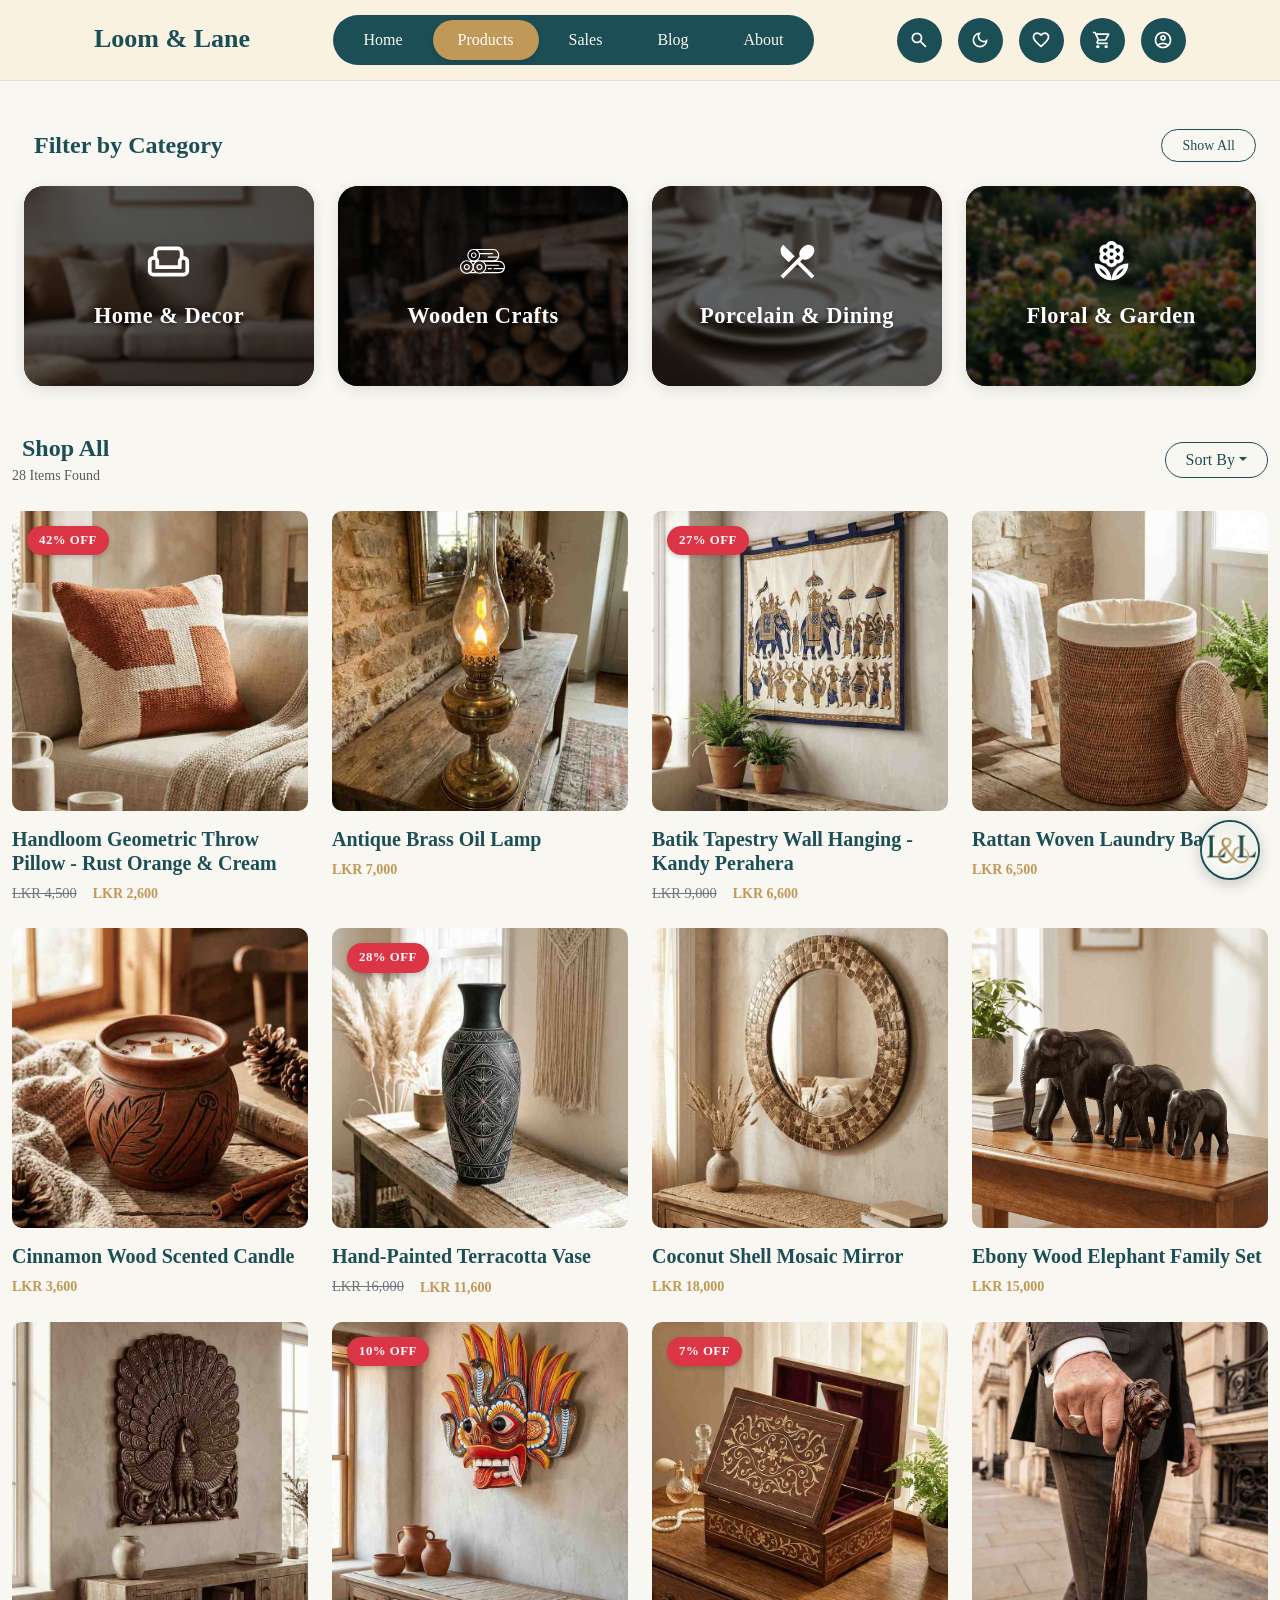
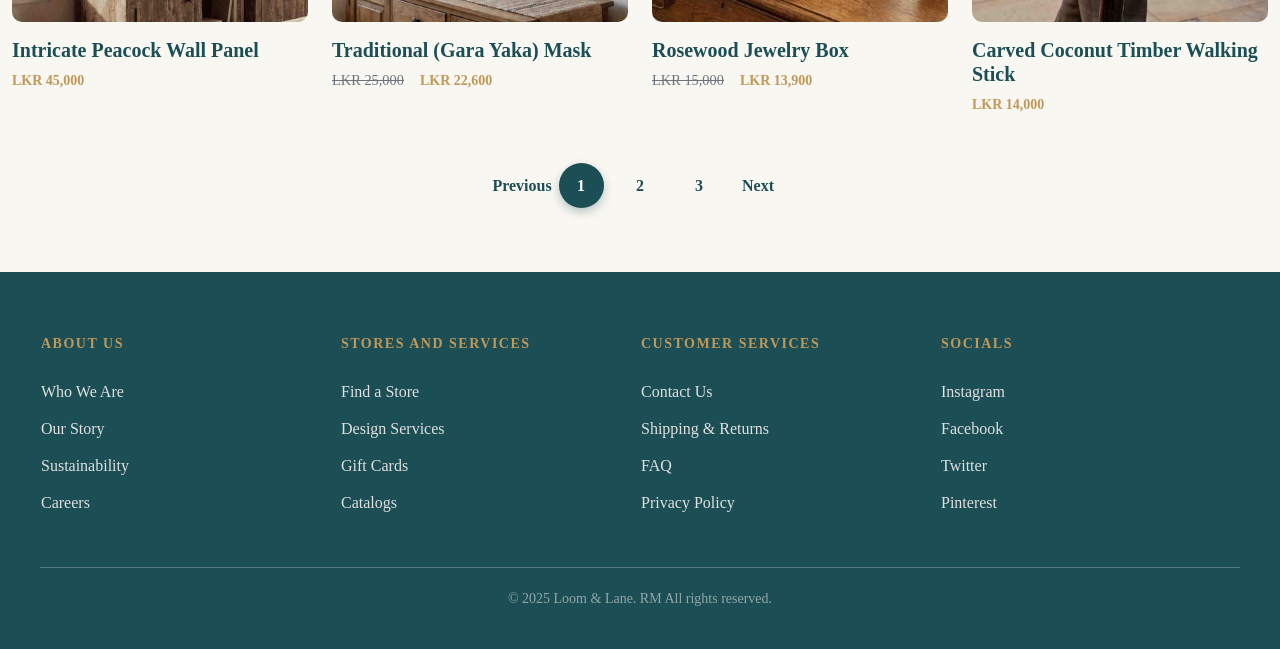
<file: products.html>
<!DOCTYPE html>
<html lang="en">

<head>
    <meta charset="UTF-8">
    <meta name="viewport" content="width=device-width, initial-scale=1.0">
    <title>Loom & Lane | Products</title>
    <meta name="description" content="Bring fashion to your home with Loom & Lane. Explore our curated collection of handcrafted wooden crafts, elegant porcelain, and sustainable home decor.">
    <link rel="icon" type="image/x-icon" href="assets/icons/logo2.png">
    <link href="https://cdn.jsdelivr.net/npm/bootstrap@5.3.8/dist/css/bootstrap.min.css" rel="stylesheet">
    <link rel="stylesheet" href="css/styles.css">
</head>

<body data-theme="light">

    <header class="site-header sticky-top">
        <div class="container px-4 d-flex justify-content-between align-items-center">
            <div class="logo-area"><a href="index.html" class="logo-text">Loom & Lane</a></div>
            <nav class="nav-pill-container d-none d-xl-block">
                <ul>
                    <li><a href="index.html">Home</a></li>
                    <li><a href="products.html" class="active">Products</a></li>
                    <li><a href="sales.html">Sales</a></li>
                    <li><a href="blog.html">Blog</a></li>
                    <li><a href="about.html">About</a></li>
                </ul>
            </nav>
            <div class="header-icons d-flex gap-3 align-items-center">
                <div class="search-wrapper position-relative">
                    <input type="checkbox" id="search-toggle" class="d-none">
                    <input type="text" id="search-input" class="search-input" placeholder="Search products...">
                    <label for="search-toggle" class="icon-circle search-label">
                        <img src="assets/icons/header-icons/search.svg" alt="Search">
                    </label>
                    <div id="search-results" class="search-dropdown-box d-none"></div>
                </div>
                <button class="icon-circle theme-toggle border-0" id="theme-btn">
                    <img src="assets/icons/header-icons/light_mode.svg" alt="Light" class="mode-icon sun-icon">
                    <img src="assets/icons/header-icons/dark_mode.svg" alt="Dark" class="mode-icon moon-icon d-none">
                </button>
                <a href="watchlist.html" class="icon-circle d-none d-sm-flex"><img src="assets/icons/header-icons/favorite.svg" alt="Wishlist"></a>
                <a href="cart.html" class="icon-circle position-relative">
                    <img src="assets/icons/header-icons/shopping_cart.svg" alt="Cart">
                    <span id="cart-count" class="position-absolute top-0 start-100 translate-middle badge rounded-pill bg-danger" style="font-size: 0.7rem; display: none;">
                        0
                    </span>
                </a>
                <a href="account.html" class="icon-circle d-none d-sm-flex"><img src="assets/icons/header-icons/account.svg" alt="Account"></a>
                <button class="icon-circle mobile-toggle d-xl-none" type="button" data-bs-toggle="offcanvas" data-bs-target="#mobileMenu">
                    <img src="assets/icons/header-icons/menu.svg" alt="Menu" style="width: 20px; height: 20px;">
                </button>
            </div>
        </div>
    </header>

    <div class="offcanvas offcanvas-end mobile-menu-drawer" tabindex="-1" id="mobileMenu">
        <div class="offcanvas-header"><h5 class="logo-text">Loom & Lane</h5><button type="button" class="btn-close" data-bs-dismiss="offcanvas" aria-label="Close"></button></div>
        <div class="offcanvas-body">
            <ul class="mobile-nav-list">
                <li><a href="index.html">Home</a></li>
                <li><a href="products.html" class="active">Products</a></li>
                <li><a href="sales.html">Sales</a></li>
                <li><a href="blog.html">Blog</a></li>
                <li><a href="about.html">About</a></li>
            </ul>
        </div>
    </div>

    <section class="container-fluid shop-container px-4 mt-5 mb-5">
        <div class="d-flex justify-content-between align-items-center mb-4">
            <h3 class="section-title mb-0">Filter by Category</h3>
            <button class="btn btn-sm btn-outline-teal" onclick="setCategory('all')">Show All</button>
        </div>
        <div class="row g-4">
            <div class="col-6 col-lg-3">
                <div class="category-card" onclick="setCategory('home')">
                    <img src="assets/images/Categories/Home and Decor.jpeg" alt="Home Decor" class="cat-bg-img">
                    <div class="category-content">
                        <img src="assets/icons/category/home_decor.svg" alt="Icon" class="cat-icon">
                        <p>Home & Decor</p>
                    </div>
                </div>
            </div>
            <div class="col-6 col-lg-3">
                <div class="category-card" onclick="setCategory('wood')">
                    <img src="assets/images/Categories/Wooden Crafts.jpeg" alt="Wooden Crafts" class="cat-bg-img">
                    <div class="category-content">
                        <img src="assets/icons/category/wooden_craft.svg" alt="Icon" class="cat-icon">
                        <p>Wooden Crafts</p>
                    </div>
                </div>
            </div>
            <div class="col-6 col-lg-3">
                <div class="category-card" onclick="setCategory('dining')">
                    <img src="assets/images/Categories/Porcelain and Dining.jpeg" alt="Dining" class="cat-bg-img">
                    <div class="category-content">
                        <img src="assets/icons/category/porcelain_and_dining.svg" alt="Icon" class="cat-icon">
                        <p>Porcelain & Dining</p>
                    </div>
                </div>
            </div>
            <div class="col-6 col-lg-3">
                <div class="category-card" onclick="setCategory('garden')">
                    <img src="assets/images/Categories/Floral and Garden.jpeg" alt="Garden" class="cat-bg-img">
                    <div class="category-content">
                        <img src="assets/icons/category/floral_and_garden.svg" alt="Icon" class="cat-icon">
                        <p>Floral & Garden</p>
                    </div>
                </div>
            </div>
        </div>
    </section>

    <section class="container-fluid shop-container mt-4">
        <div class="d-flex justify-content-between align-items-center">
            <div>
                <h2 class="section-title mb-0" id="shop-title">Shop All</h2>
                <span class="text-muted small" id="item-count">Loading...</span>
            </div>
            <div class="dropdown">
                <button class="btn btn-outline-teal dropdown-toggle" type="button" data-bs-toggle="dropdown" id="sortDropdownBtn">Sort By</button>
                <ul class="dropdown-menu">
                    <li><a class="dropdown-item" href="#" onclick="setSort('default')">No Filter</a></li>
                    <li><a class="dropdown-item" href="#" onclick="setSort('asc')">Price: Low to High</a></li>
                    <li><a class="dropdown-item" href="#" onclick="setSort('desc')">Price: High to Low</a></li>
                </ul>
            </div>
        </div>
    </section>

    <section class="container-fluid shop-container mt-4 mb-5">
        <div class="row g-4" id="product-grid">
            </div>

        <nav class="mt-5 d-flex justify-content-center">
            <ul class="pagination custom-pagination">
                <li class="page-item" id="btn-prev"><button class="page-link" onclick="changePage('prev')">Previous</button></li>
                <li class="page-item active" id="page-1"><button class="page-link" onclick="changePage(1)">1</button></li>
                <li class="page-item" id="page-2"><button class="page-link" onclick="changePage(2)">2</button></li>
                <li class="page-item" id="page-3"><button class="page-link" onclick="changePage(3)">3</button></li>
                <li class="page-item" id="btn-next"><button class="page-link" onclick="changePage('next')">Next</button></li>
            </ul>
        </nav>
    </section>

    <footer class="container-fluid p-0 mt-5">
        <div class="footer-box">
            <table class="footer-table">
                <thead><tr><th width="25%">About Us</th><th width="25%">Stores And Services</th><th width="25%">Customer Services</th><th width="25%">Socials</th></tr></thead>
                <tbody>
                    <tr><td><a href="#">Who We Are</a></td><td><a href="#">Find a Store</a></td><td><a href="#">Contact Us</a></td><td><a href="#">Instagram</a></td></tr>
                    <tr><td><a href="#">Our Story</a></td><td><a href="#">Design Services</a></td><td><a href="#">Shipping & Returns</a></td><td><a href="#">Facebook</a></td></tr>
                    <tr><td><a href="#">Sustainability</a></td><td><a href="#">Gift Cards</a></td><td><a href="#">FAQ</a></td><td><a href="#">Twitter</a></td></tr>
                    <tr><td><a href="#">Careers</a></td><td><a href="#">Catalogs</a></td><td><a href="#">Privacy Policy</a></td><td><a href="#">Pinterest</a></td></tr>
                </tbody>
            </table>
            <hr style="border-color: #ffffff; margin-top: 40px; margin-bottom: 20px;">
            <p class="text-center small text-muted mb-0">&copy; 2025 Loom & Lane. RM All rights reserved.</p>
        </div>
    </footer>

    <script src="https://cdn.jsdelivr.net/npm/bootstrap@5.3.8/dist/js/bootstrap.bundle.min.js"></script>
    
    <script src="data/products.js"></script>
    <script src="js/chatbot.js"></script>
    <script src="js/app.js"></script>

    <script>
        let currentState = { category: 'all', currentPage: 1, itemsPerPage: 12, sort: 'default' };
        
        
        const categoryMap = { 
            'all': 'Shop All', 
            'home': 'Home & Decor', 
            'wood': 'Wooden Crafts', 
            'dining': 'Porcelain & Dining', 
            'garden': 'Floral & Garden' 
        };

        document.addEventListener('DOMContentLoaded', () => {
            const urlParams = new URLSearchParams(window.location.search);
            const catParam = urlParams.get('category');
            if (catParam && categoryMap[catParam]) setCategory(catParam);
            else renderGrid();
        });

        function setCategory(cat) {
            currentState.category = cat; 
            currentState.currentPage = 1; 
            
            const titleElement = document.getElementById('shop-title');
            if (titleElement) titleElement.innerText = categoryMap[cat];
            
            renderGrid();
        }

        function setSort(order) {
            currentState.sort = order;
            const btn = document.getElementById('sortDropdownBtn');
            if(order === 'asc') btn.innerText = 'Price: Low to High';
            else if(order === 'desc') btn.innerText = 'Price: High to Low';
            else btn.innerText = 'Sort By'; 
            renderGrid();
        }

        function changePage(page) {
            
            let filteredData = getFilteredData();
            const maxPages = Math.ceil(filteredData.length / currentState.itemsPerPage);

            if (page === 'prev') { if (currentState.currentPage > 1) currentState.currentPage--; } 
            else if (page === 'next') { if (currentState.currentPage < maxPages) currentState.currentPage++; } 
            else { currentState.currentPage = page; }
            
            renderGrid();
        }

       
        function getFilteredData() {
            let data = [...productsData]; 

            
            if (currentState.category !== 'all') {
                const targetCat = categoryMap[currentState.category];
                data = data.filter(item => item.category === targetCat);
            }

            
            if (currentState.sort === 'asc') {
                data.sort((a, b) => (a.price || a.original_price) - (b.price || b.original_price));
            } else if (currentState.sort === 'desc') {
                data.sort((a, b) => (b.price || b.original_price) - (a.price || a.original_price));
            }
            
            return data;
        }

        function renderGrid() {
            const container = document.getElementById('product-grid');
            container.innerHTML = ''; 

            const filteredData = getFilteredData();
            const totalItems = filteredData.length;
            const totalPages = Math.ceil(totalItems / currentState.itemsPerPage);
            
            
            const startIndex = (currentState.currentPage - 1) * currentState.itemsPerPage;
            const endIndex = startIndex + currentState.itemsPerPage;
            const paginatedItems = filteredData.slice(startIndex, endIndex);

            
            paginatedItems.forEach(product => {
                
                const isOnSale = product.price && product.price < product.original_price;
                const currentPrice = isOnSale ? product.price : product.original_price;
                const oldPriceDisplay = isOnSale ? `<span class="price-old">LKR ${product.original_price.toLocaleString()}</span>` : '';
                const badgeDisplay = isOnSale ? `<span class="badge-sale">${Math.round(((product.original_price - product.price)/product.original_price)*100)}% OFF</span>` : '';

                const col = document.createElement('div');
                col.className = 'col-6 col-md-4 col-lg-3 product-item';
                
                
                col.innerHTML = `
                    <a href="product-detail.html?id=${product.id}" class="grid-card position-relative">
                        ${badgeDisplay}
                        <div class="img-wrapper">
                            <img src="${product.main_image}" alt="${product.name}">
                        </div>
                        <h5 class="mt-3 fw-bold">${product.name}</h5>
                        <div class="d-flex gap-2 align-items-center">
                            ${oldPriceDisplay}
                            <span class="price-new small">LKR ${currentPrice.toLocaleString()}</span>
                        </div>
                    </a>
                `;
                container.appendChild(col);
            });

            
            document.getElementById('item-count').innerText = `${totalItems} Items Found`;
            
            
            document.querySelectorAll('.pagination .page-item').forEach(li => li.classList.remove('active'));
            const activeLi = document.getElementById(`page-${currentState.currentPage}`);
            if (activeLi) activeLi.classList.add('active');

            
            const prevBtn = document.getElementById('btn-prev');
            const nextBtn = document.getElementById('btn-next');
            if (prevBtn) prevBtn.classList.toggle('disabled', currentState.currentPage === 1);
            if (nextBtn) nextBtn.classList.toggle('disabled', currentState.currentPage >= totalPages || totalPages === 0);
        }
    </script>

</body>
</html>
</file>
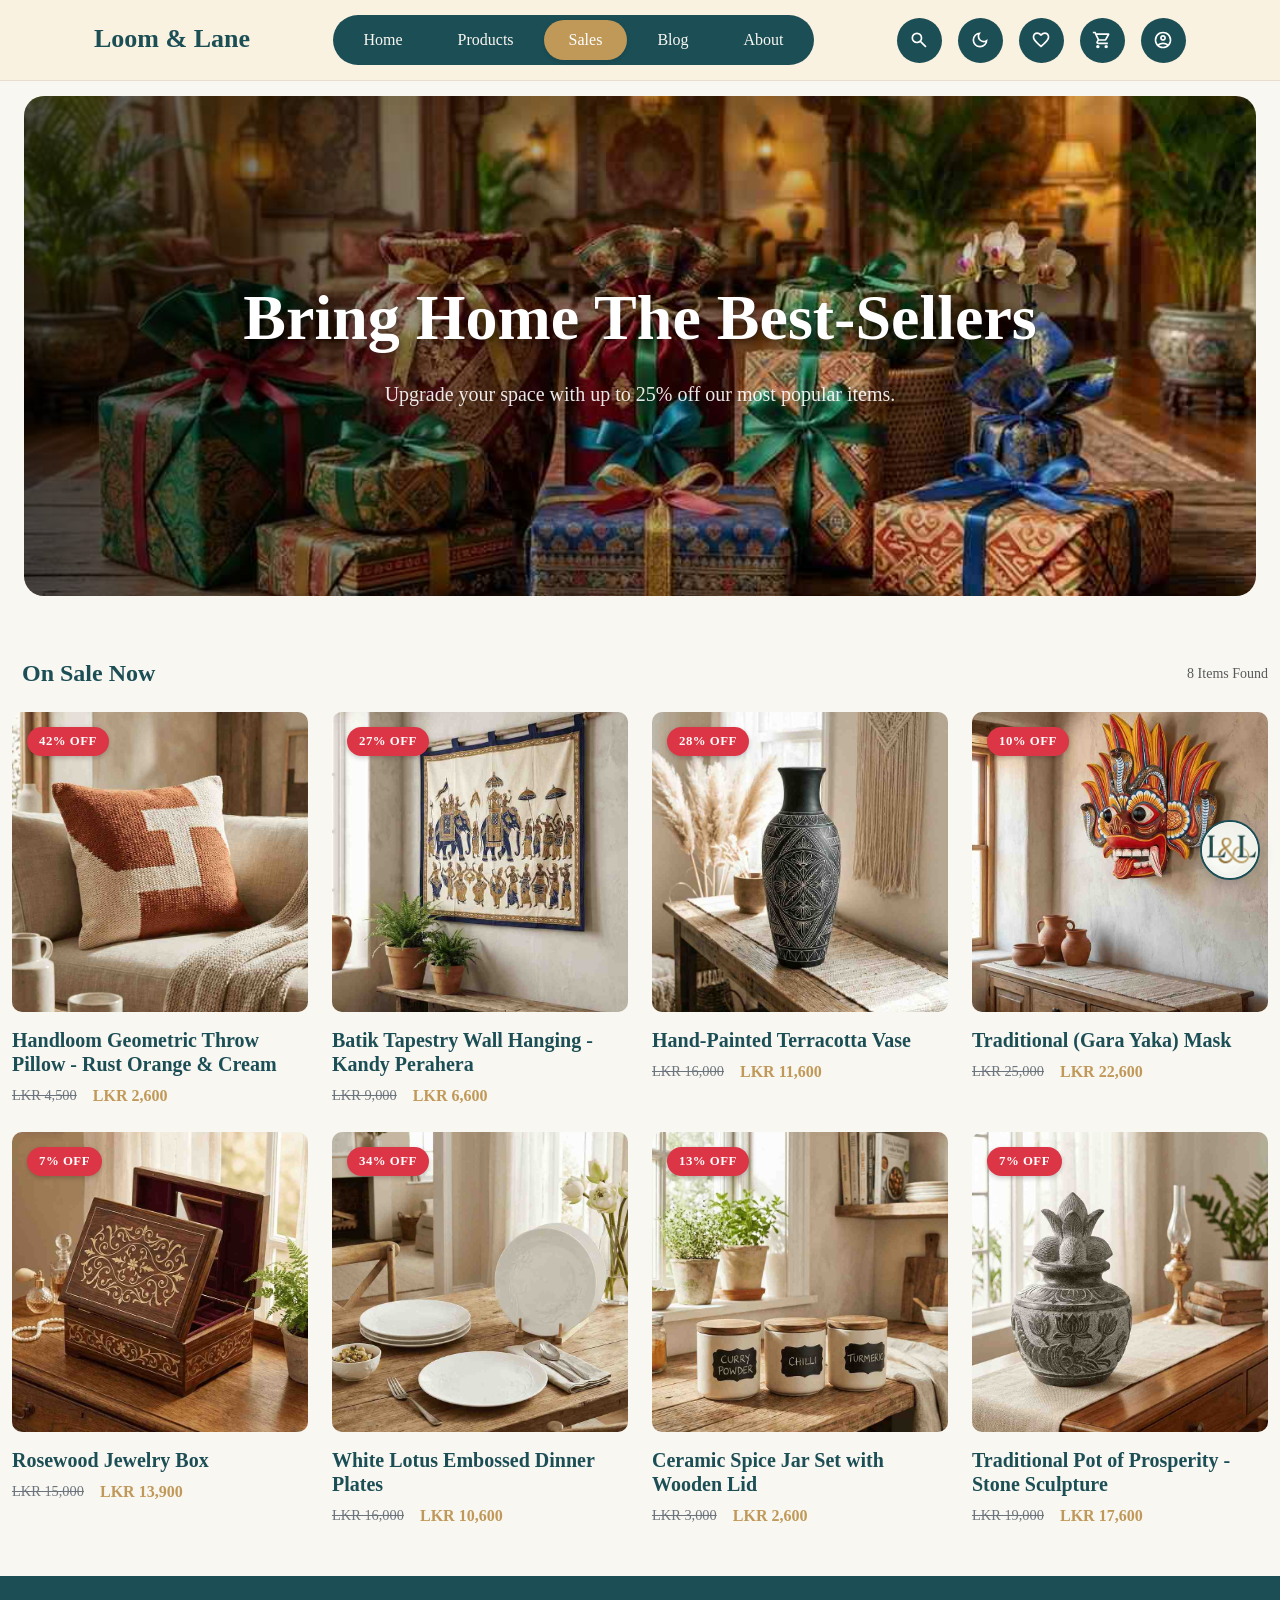
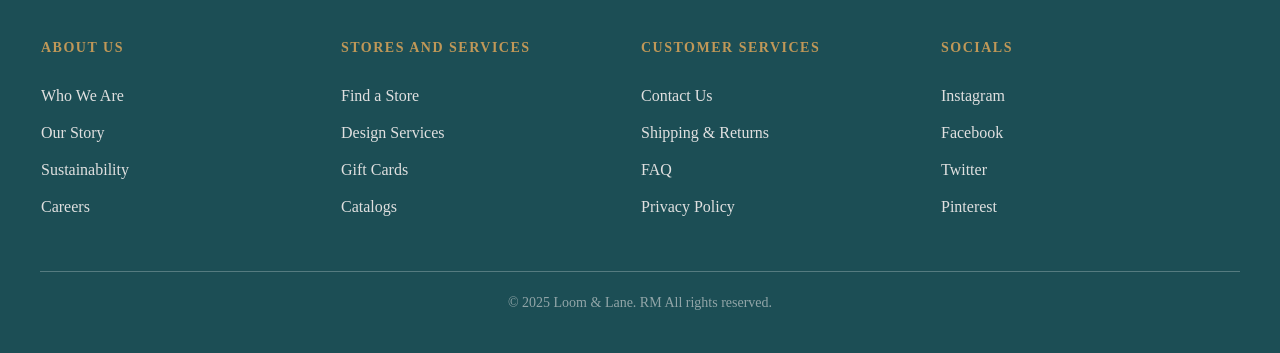
<file: sales.html>
<!DOCTYPE html>
<html lang="en">

<head>
    <meta charset="UTF-8">
    <meta name="viewport" content="width=device-width, initial-scale=1.0">
    <title>Loom & Lane | Sales</title>
    <meta name="description" content="Bring fashion to your home with Loom & Lane. Explore our curated collection of handcrafted wooden crafts, elegant porcelain, and sustainable home decor.">
    <link rel="icon" type="image/x-icon" href="assets/icons/logo2.png">
    <link href="https://cdn.jsdelivr.net/npm/bootstrap@5.3.8/dist/css/bootstrap.min.css" rel="stylesheet">
    <link rel="stylesheet" href="css/styles.css">
</head>

<body data-theme="light">

    <header class="site-header sticky-top">
        <div class="container px-4 d-flex justify-content-between align-items-center">
            <div class="logo-area"><a href="index.html" class="logo-text">Loom & Lane</a></div>
            <nav class="nav-pill-container d-none d-xl-block">
                <ul>
                    <li><a href="index.html">Home</a></li>
                    <li><a href="products.html">Products</a></li>
                    <li><a href="sales.html" class="active">Sales</a></li>
                    <li><a href="blog.html">Blog</a></li>
                    <li><a href="about.html">About</a></li>
                </ul>
            </nav>
            <div class="header-icons d-flex gap-3 align-items-center">
                <div class="search-wrapper position-relative">
                    <input type="checkbox" id="search-toggle" class="d-none">
                    <input type="text" id="search-input" class="search-input" placeholder="Search products...">
                    <label for="search-toggle" class="icon-circle search-label">
                        <img src="assets/icons/header-icons/search.svg" alt="Search">
                    </label>
                    <div id="search-results" class="search-dropdown-box d-none"></div>
                </div>
                <button class="icon-circle theme-toggle border-0" id="theme-btn">
                    <img src="assets/icons/header-icons/light_mode.svg" alt="Light" class="mode-icon sun-icon">
                    <img src="assets/icons/header-icons/dark_mode.svg" alt="Dark" class="mode-icon moon-icon d-none">
                </button>
                <a href="watchlist.html" class="icon-circle d-none d-sm-flex"><img src="assets/icons/header-icons/favorite.svg" alt="Wishlist"></a>
                <a href="cart.html" class="icon-circle position-relative">
                    <img src="assets/icons/header-icons/shopping_cart.svg" alt="Cart">
                    <span id="cart-count" class="position-absolute top-0 start-100 translate-middle badge rounded-pill bg-danger" style="font-size: 0.7rem; display: none;">
                        0
                    </span>
                </a>
                <a href="account.html" class="icon-circle d-none d-sm-flex"><img src="assets/icons/header-icons/account.svg" alt="Account"></a>
                <button class="icon-circle mobile-toggle d-xl-none" type="button" data-bs-toggle="offcanvas" data-bs-target="#mobileMenu">
                    <img src="assets/icons/header-icons/menu.svg" alt="Menu" style="width: 20px; height: 20px;">
                </button>
            </div>
        </div>
    </header>

    <div class="offcanvas offcanvas-end mobile-menu-drawer" tabindex="-1" id="mobileMenu">
        <div class="offcanvas-header"><h5 class="logo-text">Loom & Lane</h5><button type="button" class="btn-close" data-bs-dismiss="offcanvas" aria-label="Close"></button></div>
        <div class="offcanvas-body">
            <ul class="mobile-nav-list">
                <li><a href="index.html">Home</a></li>
                <li><a href="products.html">Products</a></li>
                <li><a href="sales.html" class="active">Sales</a></li>
                <li><a href="blog.html">Blog</a></li>
                <li><a href="about.html">About</a></li>
            </ul>
        </div>
    </div>

    <section class="hero-section">
        <div class="container-fluid px-4">
            <div class="hero-card hero-slide-item slide-red-blend" style="background-image: url('assets/images/hero/sale.jpeg');">
                <div class="hero-overlay"></div>
                <div class="hero-content">
                    <h2 class="hero-title">Bring Home The Best-Sellers</h2>
                    <p class="text-white mb-0 fs-5" style="opacity: 0.9;">Upgrade your space with up to 25% off our most popular items.</p>
                </div>
            </div>
        </div>
    </section>

    <section class="container-fluid shop-container mt-5 mb-5">
        <div class="d-flex justify-content-between align-items-center mb-4">
            <h3 class="section-title mb-0">On Sale Now</h3>
            <span class="text-muted small" id="sale-count">Loading...</span>
        </div>
        
        <div class="row g-4" id="sales-grid">
            </div>
    </section>

    <footer class="container-fluid p-0 mt-5">
        <div class="footer-box">
            <table class="footer-table">
                <thead><tr><th width="25%">About Us</th><th width="25%">Stores And Services</th><th width="25%">Customer Services</th><th width="25%">Socials</th></tr></thead>
                <tbody>
                    <tr><td><a href="#">Who We Are</a></td><td><a href="#">Find a Store</a></td><td><a href="#">Contact Us</a></td><td><a href="#">Instagram</a></td></tr>
                    <tr><td><a href="#">Our Story</a></td><td><a href="#">Design Services</a></td><td><a href="#">Shipping & Returns</a></td><td><a href="#">Facebook</a></td></tr>
                    <tr><td><a href="#">Sustainability</a></td><td><a href="#">Gift Cards</a></td><td><a href="#">FAQ</a></td><td><a href="#">Twitter</a></td></tr>
                    <tr><td><a href="#">Careers</a></td><td><a href="#">Catalogs</a></td><td><a href="#">Privacy Policy</a></td><td><a href="#">Pinterest</a></td></tr>
                </tbody>
            </table>
            <hr style="border-color: #ffffff; margin-top: 40px; margin-bottom: 20px;">
            <p class="text-center small text-muted mb-0">&copy; 2025 Loom & Lane. RM All rights reserved.</p>
        </div>
    </footer>

    <script src="https://cdn.jsdelivr.net/npm/bootstrap@5.3.8/dist/js/bootstrap.bundle.min.js"></script>
    
    <script src="data/products.js"></script>
    <script src="js/chatbot.js"></script>
    <script src="js/app.js"></script>

    <script>
        document.addEventListener('DOMContentLoaded', () => {
            const container = document.getElementById('sales-grid');
            const countLabel = document.getElementById('sale-count');

            
            const saleItems = productsData.filter(p => p.price && p.price < p.original_price);

            
            if(countLabel) countLabel.innerText = `${saleItems.length} Items Found`;

            
            container.innerHTML = '';

            if (saleItems.length === 0) {
                container.innerHTML = '<div class="col-12 text-center py-5"><h4>No items currently on sale. Check back soon!</h4></div>';
                return;
            }

            
            saleItems.forEach(prod => {
                
                const discount = Math.round(((prod.original_price - prod.price) / prod.original_price) * 100);

                const col = document.createElement('div');
                col.className = 'col-6 col-md-4 col-lg-3';
                
                col.innerHTML = `
                    <a href="product-detail.html?id=${prod.id}" class="grid-card position-relative">
                        <span class="badge-sale">${discount}% OFF</span>
                        <div class="img-wrapper">
                            <img src="${prod.main_image}" alt="${prod.name}">
                        </div>
                        <h5 class="mt-3 fw-bold">${prod.name}</h5>
                        <div class="d-flex gap-2 align-items-center">
                            <span class="price-old">LKR ${prod.original_price.toLocaleString()}</span>
                            <span class="price-new">LKR ${prod.price.toLocaleString()}</span>
                        </div>
                    </a>
                `;
                container.appendChild(col);
            });
        });
    </script>

</body>
</html>
</file>
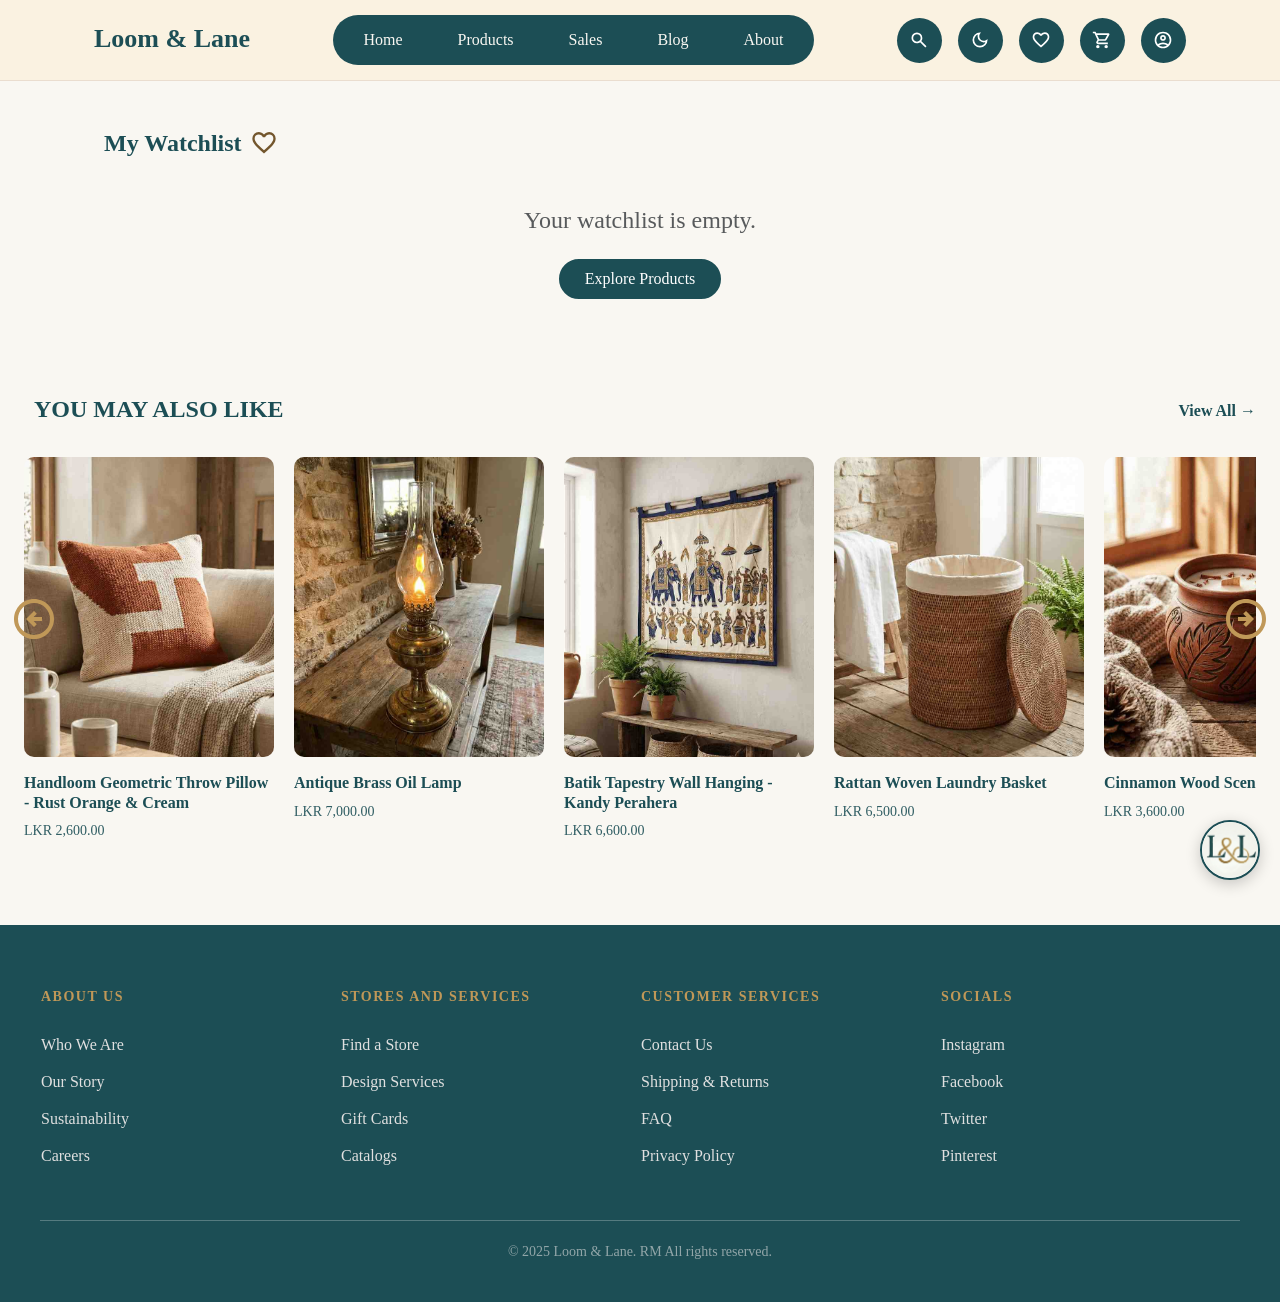
<file: watchlist.html>
<!DOCTYPE html>
<html lang="en">

<head>
    <meta charset="UTF-8">
    <meta name="viewport" content="width=device-width, initial-scale=1.0">
    <title>Loom & Lane | My Watchlist</title>
    <meta name="description" content="Bring fashion to your home with Loom & Lane. Explore our curated collection of handcrafted wooden crafts, elegant porcelain, and sustainable home decor.">
    <link rel="icon" type="image/x-icon" href="assets/icons/logo2.png">
    <link href="https://cdn.jsdelivr.net/npm/bootstrap@5.3.8/dist/css/bootstrap.min.css" rel="stylesheet">
    <link rel="stylesheet" href="css/styles.css">
</head>

<body data-theme="light">

    <header class="site-header sticky-top">
        <div class="container px-4 d-flex justify-content-between align-items-center">
            <div class="logo-area"><a href="index.html" class="logo-text">Loom & Lane</a></div>
            <nav class="nav-pill-container d-none d-xl-block">
                <ul>
                    <li><a href="index.html">Home</a></li>
                    <li><a href="products.html">Products</a></li>
                    <li><a href="sales.html">Sales</a></li>
                    <li><a href="blog.html">Blog</a></li>
                    <li><a href="about.html">About</a></li>
                </ul>
            </nav>
            <div class="header-icons d-flex gap-3 align-items-center">
                <div class="search-wrapper position-relative">
                    <input type="checkbox" id="search-toggle" class="d-none">
                    <input type="text" id="search-input" class="search-input" placeholder="Search products...">
                    <label for="search-toggle" class="icon-circle search-label">
                        <img src="assets/icons/header-icons/search.svg" alt="Search">
                    </label>
                    <div id="search-results" class="search-dropdown-box d-none"></div>
                </div>
                <button class="icon-circle theme-toggle border-0" id="theme-btn">
                    <img src="assets/icons/header-icons/light_mode.svg" alt="Light" class="mode-icon sun-icon">
                    <img src="assets/icons/header-icons/dark_mode.svg" alt="Dark" class="mode-icon moon-icon d-none">
                </button>
                <a href="watchlist.html" class="icon-circle d-none d-sm-flex"><img src="assets/icons/header-icons/favorite.svg" alt="Wishlist"></a>
                <a href="cart.html" class="icon-circle position-relative">
                    <img src="assets/icons/header-icons/shopping_cart.svg" alt="Cart">
                    <span id="cart-count" class="position-absolute top-0 start-100 translate-middle badge rounded-pill bg-danger" style="font-size: 0.7rem; display: none;">
                        0
                    </span>
                </a>
                <a href="account.html" class="icon-circle d-none d-sm-flex"><img src="assets/icons/header-icons/account.svg" alt="Account"></a>
                <button class="icon-circle mobile-toggle d-xl-none" type="button" data-bs-toggle="offcanvas" data-bs-target="#mobileMenu"><img src=" assets/icons/header-icons/menu.svg" alt="Menu" style="width: 20px;"></button>
            </div>
        </div>
    </header>

    <div class="offcanvas offcanvas-end mobile-menu-drawer" tabindex="-1" id="mobileMenu">
        <div class="offcanvas-header"><h5 class="logo-text">Loom & Lane</h5><button type="button" class="btn-close" data-bs-dismiss="offcanvas" aria-label="Close"></button></div>
        <div class="offcanvas-body">
            <ul class="mobile-nav-list">
                <li><a href="index.html">Home</a></li>
                <li><a href="products.html">Products</a></li>
                <li><a href="sales.html">Sales</a></li>
                <li><a href="blog.html">Blog</a></li>
                <li><a href="about.html">About</a></li>
            </ul>
        </div>
    </div>

    <section class="container px-4 mt-5 mb-5">
        <h2 class="section-title mb-4 d-flex align-items-center gap-2" id="watchlist-title">
            My Watchlist 
            <img src="assets/icons/header-icons/favorite.svg" alt="heart" class="watchlist-title-icon" style="width: 28px;">
        </h2>
        <div id="watchlist-container" class="row g-4">
            </div>
        <div id="empty-watchlist-msg" class="text-center py-5 d-none">
            <h4 class="text-muted">Your watchlist is empty.</h4>
            <a href="products.html" class="btn btn-teal-solid mt-3 rounded-pill px-4" style="background-color: #1C4E55; color: white;">Explore Products</a>
        </div>
    </section>

    <section class="container-fluid px-4 mt-5 mb-5">
        <div class="d-flex justify-content-between align-items-end mb-4">
            <h3 class="section-title text-uppercase mb-0">You May Also Like</h3>
            <a href="products.html" class="view-all-link">View All &rarr;</a>
        </div>
        <div class="slider-wrapper position-relative">
            <a href="#start" class="arrow-btn left-arrow">
                <img src="assets/icons/product scroller/arrow_circle_left.svg" alt="left" class="arrow-light">
                <img src="assets/icons/product scroller/gold_arrow_circle_left.svg" alt="left" class="arrow-dark">
            </a>
            
            <div class="scroll-container" id="suggestion-slider">
                </div>

            <a href="#end" class="arrow-btn right-arrow">
                <img src="assets/icons/product scroller/arrow_circle_right.svg" alt="right" class="arrow-light">
                <img src="assets/icons/product scroller/gold_arrow_circle_right.svg" alt="right" class="arrow-dark">
            </a>
        </div>
    </section>

    <footer class="container-fluid p-0 mt-5">
        <div class="footer-box">
            <table class="footer-table">
                <thead><tr><th width="25%">About Us</th><th width="25%">Stores And Services</th><th width="25%">Customer Services</th><th width="25%">Socials</th></tr></thead>
                <tbody>
                    <tr><td><a href="#">Who We Are</a></td><td><a href="#">Find a Store</a></td><td><a href="#">Contact Us</a></td><td><a href="#">Instagram</a></td></tr>
                    <tr><td><a href="#">Our Story</a></td><td><a href="#">Design Services</a></td><td><a href="#">Shipping & Returns</a></td><td><a href="#">Facebook</a></td></tr>
                    <tr><td><a href="#">Sustainability</a></td><td><a href="#">Gift Cards</a></td><td><a href="#">FAQ</a></td><td><a href="#">Twitter</a></td></tr>
                    <tr><td><a href="#">Careers</a></td><td><a href="#">Catalogs</a></td><td><a href="#">Privacy Policy</a></td><td><a href="#">Pinterest</a></td></tr>
                </tbody>
            </table>
            <hr style="border-color: #ffffff; margin-top: 40px; margin-bottom: 20px;">
            <p class="text-center small text-muted mb-0">&copy; 2025 Loom & Lane. RM All rights reserved.</p>
        </div>
    </footer>

    <script src="https://cdn.jsdelivr.net/npm/bootstrap@5.3.8/dist/js/bootstrap.bundle.min.js"></script>
    <script src="data/products.js"></script>
    <script src="js/chatbot.js"></script>
    <script src="js/app.js"></script>

    <script>
        document.addEventListener('DOMContentLoaded', () => {
            const container = document.getElementById('suggestion-slider');
            const checkData = setInterval(() => {
                if (typeof productsData !== 'undefined') {
                    clearInterval(checkData);
                    loadSuggestions(productsData);
                }
            }, 100);

            function loadSuggestions(products) {
                const suggestions = products.slice(0, 8); 
                container.innerHTML = '';
                suggestions.forEach(prod => {
                    const displayPrice = prod.price ? prod.price : prod.original_price;
                    const card = document.createElement('a');
                    card.href = `product-detail.html?id=${prod.id}`;
                    card.className = 'scroll-card';
                    card.style.minWidth = "250px"; 
                    card.style.display = "block";
                    card.style.textDecoration = "none";

                    card.innerHTML = `
                        <div class="img-wrapper">
                            <img src="${prod.main_image}" alt="${prod.name}" style="width:100%; height:100%; object-fit:cover;">
                        </div>
                        <h5 class="mt-3 fw-bold" style="font-size: 1rem; color: #1C4E55;">${prod.name}</h5>
                        <p class="small" style="color: #C09858;">LKR ${displayPrice.toLocaleString()}.00</p>
                    `;
                    container.appendChild(card);
                });
            }
        });
    </script>

</body>
</html>
</file>
<file: css/styles.css>
body {
    font-family: 'Times New Roman', Times, serif;
    background-color: #F9F7F2;   
    color: rgb(0, 0, 0);
    margin: 0;
    padding: 0;
    transition: background-color 0.3s, color 0.3s;
}

/* --- header style --- */
.site-header {
    background: #faf2e1;
    padding: 15px 0;
    border-bottom: 1px solid #eaddcf;
    width: 100%;
    z-index: 1000;
}

.logo-text {
    font-family: 'Times New Roman', Times, serif;
    font-size: 26px;
    font-weight: bold;
    color: #1C4E55;
    text-decoration: none;
    line-height: 1;
    white-space: nowrap;
}

/* --- navigation pill --- */
.nav-pill-container ul {
    background-color: #1C4E55;
    border-radius: 50px;
    padding: 5px;
    margin: 0;
    display: flex;
    list-style: none;
    gap: 5px;
    align-items: center;
}

.nav-pill-container a {
    text-decoration: none;
    color: #F9F7F2;
    font-weight: 500;
    padding: 8px 25px;  
    font-size: 16px;    
    border-radius: 50px;
    display: block;
    transition: all 0.3s ease;
    white-space: nowrap;
}

.nav-pill-container a.active {
    background-color: #C09858;
    color: #ffffff;
    box-shadow: 0 2px 5px rgba(0,0,0,0.1);
}

.nav-pill-container a:hover {
    color: #9effdf;
}

/* --- icons --- */
.icon-circle {
    width: 45px;
    height: 45px;
    border: 1px solid rgba(28, 78, 85, 0.2); 
    border-radius: 50%;
    display: flex;
    align-items: center;
    justify-content: center;
    transition: all 0.2s;
    background-color: #1C4E55;
    text-decoration: none;
    box-sizing: border-box;
    flex-shrink: 0;
    cursor: pointer;
    border: none;
}

.icon-circle img {
    width: 20px;
    height: 20px;
    object-fit: contain;
    display: block;
}

.icon-circle:hover {
    background-color: #9effdf;
    transform: scale(1.05);
}

/* --- search bar --- */
.search-wrapper {
    display: flex;
    align-items: center; 
    height: 45px;
}

.search-input {
    height: 100%;        
    padding: 0;
    border: none;
    outline: none;
    background-color: transparent;
    font-size: 16px;
    color: #1C4E55;
    transition: width 0.4s ease, background-color 0.4s ease;
    border-radius: 50px 0 0 50px;
    width: 0;
    opacity: 0;
}

.search-label {
    z-index: 2;
}

#search-toggle:checked ~ .search-input {
    width: 220px;
    background-color: #e6dfcf; 
    padding: 0 0 0 20px; 
    opacity: 1;
}

#search-toggle:checked ~ .search-label {
    background-color: #e6dfcf;
    border-radius: 0 50px 50px 0;
}

/* --- mobile menu --- */
.mobile-menu-drawer {
    background-color: #faf2e1;
}

.mobile-nav-list {
    list-style: none;
    padding: 0;
    margin: 20px 0;
}

.mobile-nav-list li {
    margin-bottom: 10px;
}

.mobile-nav-list a {
    display: block;
    font-size: 18px;
    font-weight: 600;
    color: #1C4E55;
    text-decoration: none;
    padding: 10px;
    border-radius: 8px;
    text-align: center;
}

.mobile-nav-list a:hover,
.mobile-nav-list a.active {
    background-color: #e6dfcf;
}

/* --- theme --- */
.theme-toggle {
    background-color: #1C4E55; 
    cursor: pointer;
    position: relative;
    overflow: hidden;
}

.theme-toggle:hover {
    background-color: #9effdf;
}

.mode-icon {
    width: 20px;
    height: 20px;
    object-fit: contain;
}


/* hero section*/

.hero-section {
    background-color: transparent;
    padding: 15px 0; 
}

/* Rounded Corners */
.hero-card {
    border-radius: 20px;
    overflow: hidden;
    position: relative;
    height: 500px; 
    background-color: #333;
}

/* Background Image Slide */
.carousel-item {
    height: 100%; 
    width: 100%;
    background-size: cover;
    background-position: center;
    background-repeat: no-repeat;
    position: relative;
}

/* Gradient */
.hero-overlay {
    position: absolute;
    top: 0; left: 0; width: 100%; height: 100%;
    
    background: linear-gradient(to right, rgba(0,0,0,0.7) 0%, rgba(0,0,0,0.3) 40%, transparent 100%);
    z-index: 1;
}

/* Content Text & Buttons */
.hero-content {
    position: relative;
    z-index: 2;
    height: 100%;
    display: flex;
    flex-direction: column;
    justify-content: center;
    align-items: flex-start; 
    padding-left: 60px; 
    max-width: 600px;
}

/* Hero Title */
.hero-title {
    font-family: 'Playfair Display', serif;
    font-size: 4rem; 
    line-height: 1.1;
    margin-bottom: 25px;
    color: #ffffff !important; 
    text-shadow: 0 4px 10px rgba(0,0,0,0.5); 
    font-weight: 700;
}

/* universal hero button */
.btn-corner {
    display: inline-block;
    padding: 14px 40px;
    font-size: 1.2rem;
    font-weight: 600;
    text-decoration: none;
    border-radius: 50px;
    transition: all 0.3s ease;
    border: 2px solid transparent;
    box-shadow: 0 4px 15px rgba(0,0,0,0.3);
}

.btn-corner:hover {
    background-color: transparent;
    transform: translateY(-3px);
}

/* --- slideshow 4 colors --- */

/* Slide 1 */
.slide-gray .btn-corner {
    background-color: #C09858; 
    color: #ffffff;
    border-color: #C09858;
}
.slide-gray .btn-corner:hover {
    color: #C09858; 
    border-color: #fff; 
    background-color: #fff;
}

/* Slide 2 */
.slide-blue .btn-corner {
    background-color: #ff0000; 
    color: #ffffff;
    border-color: #ff0000;
}
.slide-blue .btn-corner:hover {
    color: #1C4E55; 
    border-color: #fff; 
    background-color: #fff;
}

/* Slide 3 */
.slide-green .btn-corner {
    background-color: #2E947A; 
    color: #ffffff;
    border-color: #2E947A;
}
.slide-green .btn-corner:hover {
    color: #2E947A; 
    background-color: #fff;
    border-color: #fff;
}

/* Slide 4*/
.slide-beige .btn-corner {
    background-color: #3E2B26; 
    color: #ffffff;
    border-color: #3E2B26;
}
.slide-beige .btn-corner:hover {
    color: #3E2B26;
    background-color: #fff;
    border-color: #fff;
}


/* indicators */
.carousel-indicators { z-index: 10; margin-bottom: 1.5rem; }
.carousel-indicators button {
    width: 12px !important; height: 12px !important; border-radius: 50%;
    background-color: rgba(255, 255, 255, 0.5) !important; border: none; margin: 0 6px !important;
}
.carousel-indicators .active { width: 14px !important; height: 14px !important; background-color: #C09858 !important; opacity: 1; }

/* mobile height */
@media (max-width: 768px) {
    .hero-card, .carousel-item { height: 400px; } 
    .hero-title { font-size: 2.8rem; }
    .hero-content { padding-left: 20px; padding-right: 20px; align-items: center; text-align: center; width: 100%; max-width: 100%; background: rgba(0,0,0,0.3); } /* Center on mobile */
    .hero-overlay { background: rgba(0,0,0,0.4); }
}


/* category selection */
.section-title {
    text-align: left; margin-bottom: 20px; font-weight: bold; font-size: 1.5rem; color: #1C4E55; margin-left: 10px;
}

.category-card {
    position: relative; display: flex; align-items: center; justify-content: center;
    height: 200px; border-radius: 20px; overflow: hidden; text-decoration: none;
    box-shadow: 0 4px 15px rgba(0,0,0,0.1); transition: transform 0.3s ease, box-shadow 0.3s ease;
    cursor: pointer; background-color: #333;
}
.category-card:hover { transform: translateY(-5px); box-shadow: 0 10px 25px rgba(0,0,0,0.2); }

.category-card::before {
    content: ""; position: absolute; top: 0; left: 0; right: 0; bottom: 0;
    background: rgba(0, 0, 0, 0.4); transition: background 0.3s ease; z-index: 1;
}
.category-card:hover::before { background: rgba(0, 0, 0, 0.5); }

.cat-bg-img {
    position: absolute; top: 0; left: 0; width: 100%; height: 100%; object-fit: cover;
    z-index: 0; filter: blur(1.5px) brightness(0.7); transform: scale(1.1);
    transition: filter 0.3s ease, transform 0.3s ease;
}
.category-card:hover .cat-bg-img { filter: blur(1px) brightness(0.6); transform: scale(1.15); }

.category-content {
    position: relative; z-index: 2; text-align: center; display: flex;
    flex-direction: column; align-items: center; gap: 10px; padding: 20px;
}
.category-content .cat-icon { width: 45px; height: 45px; margin-bottom: 5px; }
.category-content p {
    color: #ffffff; font-size: 1.4rem; font-weight: 600; margin: 0;
    font-family: 'Times New Roman', Times, serif; text-shadow: 0 2px 4px rgba(0,0,0,0.5);
    letter-spacing: 0.5px;
}

@media (max-width: 768px) {
    .category-card { height: 160px; }
    .category-content p { font-size: 1.1rem; }
    .category-content .cat-icon { width: 35px; height: 35px; }
}

/*product slider*/
.slider-wrapper { display: flex; align-items: center; position: relative; }
.scroll-container {
    display: flex; overflow-x: auto; gap: 20px; padding: 10px 0 20px 0; width: 100%;
    scroll-behavior: smooth; scroll-snap-type: x mandatory; scrollbar-width: thin;
    scrollbar-color: #1C4E55 transparent; 
}
.scroll-container::-webkit-scrollbar { height: 8px; }
.scroll-container::-webkit-scrollbar-track { background: transparent; border-radius: 10px; margin: 0 20px; }
.scroll-container::-webkit-scrollbar-thumb { background: #1C4E55; border-radius: 10px; cursor: pointer; }
.scroll-container::-webkit-scrollbar-thumb:hover { background: #153a40; }

.arrow-btn {
    position: absolute; top: 40%; transform: translateY(-50%); z-index: 10;
    width: 40px; height: 40px; background: transparent; border-radius: 50%;
    display: flex; align-items: center; justify-content: center; cursor: pointer;
    text-decoration: none; border: 1px solid transparent; transition: all 0.3s ease;
}
.arrow-btn:hover { background: #ffffff; box-shadow: 0 4px 6px rgba(0,0,0,0.15); border-color: #eee; }
.left-arrow { left: -10px; }
.right-arrow { right: -10px; }
.arrow-btn img { width: 40px; height: 40px; object-fit: contain; }
.arrow-light { display: block; }
.arrow-dark { display: none; }

.scroll-card, .grid-card {
    min-width: 250px; max-width: 250px; text-decoration: none; display: block;
    transition: transform 0.2s; scroll-snap-align: start; outline: none; 
}
.grid-card { min-width: 0; width: 100%; max-width: 100%; } 
.scroll-card:hover, .grid-card:hover { transform: translateY(-5px); }

.img-wrapper {
    background-color: #f4f4f4; border-radius: 10px; overflow: hidden;
    height: 300px; display: flex; align-items: center; justify-content: center;
}
.img-wrapper img { width: 100%; height: 100%; object-fit: cover; }

.view-all-link { text-decoration: none; color: #1C4E55; font-weight: bold; font-size: 1rem; transition: color 0.3s ease; }
.view-all-link:hover { color: #3996a2; text-decoration: underline; }

.scroll-card h5, .grid-card h5 { color: #1C4E55 !important; transition: color 0.3s; }
.scroll-card p, .grid-card p { color: #1C4E55 !important; opacity: 0.9; }
.scroll-card:hover h5, .grid-card:hover h5 { color: #C09858 !important; }

/* customer review*/
#reviewSlider .carousel-item { height: 100%; }
#reviewSlider .carousel-item.active,
#reviewSlider .carousel-item-next,
#reviewSlider .carousel-item-prev { display: flex !important; flex-direction: column; justify-content: center; align-items: center; }
.review-text { font-size: 1.2rem; color: #ffffff; line-height: 1.6; margin-top: 15px; max-width: 80%; }
.review-author { opacity: 0.6; font-style: italic; color: #ffffff; }
.cust-photo { width: 60px; height: 60px; object-fit: cover; border-radius: 10px; border: 2px solid white; cursor: pointer; }
.star-img { height: 20px; width: auto; }
.review-arrow { position: absolute; top: 50%; transform: translateY(-50%); width: 40px !important; height: 40px !important; background: transparent !important; border: none; box-shadow: none !important; display: flex; align-items: center; justify-content: center; z-index: 10; cursor: pointer; }
.review-arrow img { width: 24px; height: 24px; object-fit: contain; filter: drop-shadow(0 2px 3px rgba(0,0,0,0.5)); }


.review-box-custom {
    background-color: #1C4E55; 
}
[data-theme="dark"] .review-box-custom {
    background-color: #122123; 
    border: 1px solid #2F3E46;
}

/* footer*/
.footer-box { background-color: #1C4E55; color: white; padding: 60px 40px 40px 40px; width: 100%; border-radius: 0; }
.footer-table { width: 100%; border-collapse: collapse; table-layout: fixed; }
.footer-table th { text-align: left; padding-bottom: 25px; font-size: 14px; text-transform: uppercase; letter-spacing: 1.5px; color: #C09858; font-weight: 600; }
.footer-table td { padding-bottom: 12px; vertical-align: top; }
.footer-table a { color: #e0e0e0; text-decoration: none; font-size: 16px; transition: color 0.3s ease; display: block; }
.footer-table a:hover { color: #C09858; padding-left: 5px; }
.footer-box p { color: #e0e0e0 !important; opacity: 0.6 !important; }
@media (max-width: 768px) {
    .footer-table, .footer-table tbody, .footer-table tr, .footer-table td, .footer-table th { display: block; width: 100%; }
    .footer-table th { margin-top: 30px; border-bottom: 1px solid #444; padding-bottom: 10px; margin-bottom: 15px; }
    .footer-table tr { margin-bottom: 0; }
}

/* product details */
.main-img-wrapper { background-color: #f4f4f4; border-radius: 20px; overflow: hidden; width: 100%; aspect-ratio: 1 / 1; display: flex; align-items: center; justify-content: center; }
.main-img-wrapper img { width: 100%; height: 100%; object-fit: cover; }
.thumb-img { width: 80px; height: 80px; object-fit: cover; border-radius: 10px; cursor: pointer; opacity: 0.6; transition: all 0.2s ease; border: 2px solid transparent; }
.thumb-img:hover { opacity: 1; }
.thumb-img.active { opacity: 1; border-color: #1C4E55; transform: scale(1.05); }
.quantity-input { width: 80px; text-align: center; border: 1px solid #1C4E55; border-radius: 10px; color: #1C4E55; font-weight: bold; }
.btn-teal-solid { background-color: #1C4E55; color: white; border: 2px solid #1C4E55; transition: all 0.3s; }
.btn-teal-solid:hover { background-color: #153a40; border-color: #153a40; color: white; }
.btn-gold-solid { background-color: #C09858; color: #1C4E55; border: 2px solid #C09858; transition: all 0.3s; }
.btn-gold-solid:hover { background-color: #a88548; color: white; }
.btn-teal-outline { background-color: transparent; color: #1C4E55; border: 2px solid #1C4E55; transition: all 0.3s; }
.btn-teal-outline:hover { background-color: #1C4E55; color: white; }
.bg-teal-solid { background-color: #1C4E55; color: white; }

.review-section-box { background-color: #1C4E55; }
.review-input-wrapper { background-color: #ffffff; border-radius: 15px; transition: transform 0.2s; }
.review-input-wrapper:focus-within { transform: translateY(-2px); box-shadow: 0 5px 15px rgba(0,0,0,0.2); }
.review-input-wrapper .text-muted { opacity: 0.7; color: #6c757d; }
.upload-btn { cursor: pointer; border: 1px dashed #ccc; padding: 5px 10px; border-radius: 8px; color: #666; transition: all 0.2s; }
.upload-btn:hover { background-color: #f9f9f9; border-color: #1C4E55; color: #1C4E55; }
.icon-default { display: block; } .icon-white { display: none; }
.cat-pill { display: flex; flex-direction: column; align-items: center; justify-content: center; width: 100px; text-decoration: none; color: #1C4E55; transition: transform 0.2s; }
.cat-pill:hover { transform: translateY(-5px); color: #C09858; }
.cat-pill-icon { width: 60px; height: 60px; background-color: #E2EBE9; border-radius: 15px; display: flex; align-items: center; justify-content: center; margin-bottom: 10px; transition: background-color 0.3s; }
.cat-pill-icon img { width: 30px; height: 30px; }
.cat-pill:hover .cat-pill-icon { background-color: #1C4E55; }
.cat-pill:hover .cat-pill-icon img { filter: brightness(0) invert(1); }
.btn-outline-teal { color: #1C4E55; border-color: #1C4E55; border-radius: 50px; padding: 5px 20px; }
.btn-outline-teal:hover { background-color: #1C4E55; color: white; }
.custom-pagination { display: flex; justify-content: center; align-items: center; gap: 15px; }
.custom-pagination .page-link { color: #1C4E55; border: none; background: transparent; font-weight: 600; margin: 0; border-radius: 50% !important; width: 45px; height: 45px; display: flex; align-items: center; justify-content: center; transition: all 0.2s ease; cursor: pointer; }
.custom-pagination .page-item.active .page-link { background-color: #1C4E55; color: #fff; box-shadow: 0 4px 10px rgba(28, 78, 85, 0.3); }
.custom-pagination .page-link:hover { background-color: #E2EBE9; color: #C09858; transform: translateY(-2px); }
.star-rating { display: flex; flex-direction: row-reverse; justify-content: center; gap: 5px; }
.star { font-size: 1.5rem; color: rgba(255, 255, 255, 0.3); cursor: pointer; transition: color 0.2s ease, transform 0.2s ease; }
.star:hover, .star:hover ~ .star { color: #ffc107; transform: scale(1.1); }
input[type="radio"]:checked ~ label { color: #ffc107; }
.btn-express { background-color: #e0e0e0; border: none; color: #333; padding: 10px 30px; border-radius: 5px; font-weight: 500; min-width: 120px; transition: 0.2s; }
.btn-express:hover { background-color: #d0d0d0; }
.checkout-form-area { border: 1px solid #eaddcf; background-color: #ffffff; }
.form-control, .form-select { background-color: #F0EBE0; border: 1px solid transparent; color: #1C4E55; }
.form-control:focus, .form-select:focus { background-color: #ffffff; border-color: #1C4E55; box-shadow: none; }
.payment-accordion { border-color: #eaddcf !important; }
.bg-light-accent { background-color: #F8F5EF !important; }
.border-bottom { border-bottom-color: #1C4E55 !important; }
.btn-express { background-color: #2F3E46; color: #F9F7F2; }
.btn-express:hover { background-color: #C09858; color: #0E1819; }
.cart-item, .checkout-item { display: flex; align-items: center; padding: 20px 0; border-bottom: 1px solid #eaddcf; }
.cart-item-img, .checkout-item-img { width: 80px; height: 80px; border-radius: 10px; object-fit: cover; background-color: #f4f4f4; }
.checkout-item-img { width: 60px; height: 60px; }
.cart-item-info, .checkout-item-details { flex-grow: 1; padding-left: 20px; }
.cart-item-title, .checkout-item-name { font-weight: 600; color: #1C4E55; margin-bottom: 5px; font-size: 1.1rem; }
.checkout-item-name { font-size: 1rem; }
.cart-item-price { color: #C09858; font-weight: 500; }
.cart-qty-input { width: 60px; text-align: center; border: 1px solid #1C4E55; border-radius: 8px; color: #1C4E55; font-weight: bold; padding: 5px; }
.btn-trash { background: none; border: none; cursor: pointer; opacity: 0.6; transition: 0.2s; }
.btn-trash:hover { opacity: 1; transform: scale(1.1); }
.trash-light { display: none; }
.trash-dark { display: block; }
.cart-icon-light { display: none; }
.cart-icon-dark { display: block; }
.arrow-light { display: none; }
.arrow-dark { display: block; }
.watchlist-title-icon { filter: invert(66%) sepia(34%) saturate(696%) hue-rotate(356deg) brightness(91%) contrast(89%); }
.watchlist-card { background-color: #ffffff; border-radius: 15px; padding: 15px; transition: transform 0.2s, box-shadow 0.2s; border: 1px solid #eaddcf; height: 100%; display: flex; flex-direction: column; }
.watchlist-card:hover { transform: translateY(-5px); box-shadow: 0 10px 20px rgba(0,0,0,0.05); }
.watchlist-img-wrapper { background-color: #f4f4f4; border-radius: 10px; height: 200px; width: 100%; display: flex; align-items: center; justify-content: center; overflow: hidden; margin-bottom: 15px; }
.watchlist-img { width: 100%; height: 100%; object-fit: cover; }
.watchlist-info { flex-grow: 1; }

/* Dark Mode */
[data-theme="dark"] { background-color: #0E1819; color: #F9F7F2; }
[data-theme="dark"] .site-header { background-color: #122123; border-bottom: 1px solid #1C4E55; }
[data-theme="dark"] .logo-text { color: #F9F7F2; }
[data-theme="dark"] #search-toggle:checked ~ .search-input, [data-theme="dark"] #search-toggle:checked ~ .search-label { background-color: #1C4E55; color: #F9F7F2; }
[data-theme="dark"] .search-input { color: #F9F7F2; }
[data-theme="dark"] .hero-section { background-color: #0E1819; }

[data-theme="dark"] .hero-title { color: #ffffff !important; } 
[data-theme="dark"] .section-title { color: #C09858 !important; }
[data-theme="dark"] .scroll-card h5, [data-theme="dark"] .grid-card h5 { color: #F9F7F2 !important; }
[data-theme="dark"] .scroll-card p, [data-theme="dark"] .grid-card p { color: #a0c2c7 !important; }
[data-theme="dark"] .img-wrapper, [data-theme="dark"] .main-img-wrapper { background-color: #1C4E55; border: 1px solid #2F3E46; }
[data-theme="dark"] .view-all-link { color: #C09858; }
[data-theme="dark"] .product-title { color: #F9F7F2 !important; }
[data-theme="dark"] .price-text { color: #C09858 !important; }
[data-theme="dark"] .details-title, [data-theme="dark"] .quantity-label { color: #C09858 !important; }
[data-theme="dark"] .review-title { color: #C09858 !important; }
[data-theme="dark"] .quantity-input { background-color: transparent; border-color: #C09858; color: #F9F7F2 !important; }
[data-theme="dark"] .review-section-box { background-color: #0E1819 !important; border: 1px solid #2F3E46; }
[data-theme="dark"] .review-input-wrapper { background-color: #1C4E55 !important; }
[data-theme="dark"] .review-input-wrapper textarea { color: #F9F7F2; }
[data-theme="dark"] .review-input-wrapper textarea::placeholder { color: rgba(249, 247, 242, 0.7) !important; }
[data-theme="dark"] .review-input-wrapper .text-muted { color: #F9F7F2 !important; opacity: 1 !important; }
[data-theme="dark"] .upload-btn { border-color: #F9F7F2 !important; color: #F9F7F2 !important; opacity: 0.9; }
[data-theme="dark"] .upload-btn:hover { background-color: rgba(249, 247, 242, 0.1); color: #ffffff !important; border-color: #ffffff !important; opacity: 1; }
[data-theme="dark"] .icon-default { display: none; }
[data-theme="dark"] .icon-white { display: block; }
[data-theme="dark"] .btn-teal-solid { background-color: #C09858; color: #0E1819; border-color: #C09858; }
[data-theme="dark"] .btn-gold-solid { background-color: #1C4E55; color: #C09858 !important; border-color: #1C4E55; }
[data-theme="dark"] .btn-teal-outline { color: #F9F7F2; border-color: #F9F7F2; }
[data-theme="dark"] .btn-teal-outline:hover { background-color: #F9F7F2; color: #0E1819; }
[data-theme="dark"] .blog-card { border: 1px solid #2F3E46; }
[data-theme="dark"] .arrow-icon-default { display: none !important; }
[data-theme="dark"] .arrow-icon-gold { display: block !important; }
[data-theme="dark"] .arrow-btn:hover { background: #2F3E46; border-color: #C09858; }
[data-theme="dark"] .text-muted { color: #F9F7F2 !important; opacity: 0.8; }
[data-theme="dark"] .mobile-menu-drawer { background-color: #122123; }
[data-theme="dark"] .mobile-nav-list a { color: #F9F7F2; }
[data-theme="dark"] .mobile-nav-list a:hover, [data-theme="dark"] .mobile-nav-list a.active { background-color: #1C4E55; }
[data-theme="dark"] .btn-close { filter: invert(1) grayscale(100%) brightness(200%); }
[data-theme="dark"] .scroll-container { scrollbar-color: #C09858 transparent !important; }
[data-theme="dark"] .scroll-container::-webkit-scrollbar-track { background-color: transparent !important; }
[data-theme="dark"] .scroll-container::-webkit-scrollbar-thumb { background-color: #C09858 !important; }
[data-theme="dark"] .checkout-form-area, [data-theme="dark"] .order-summary-box { background-color: #122123; border-color: #1C4E55; }
[data-theme="dark"] .form-control, [data-theme="dark"] .form-select { background-color: #1C4E55; color: #F9F7F2; border-color: #2F3E46; }
[data-theme="dark"] .payment-accordion { border-color: #1C4E55 !important; }
[data-theme="dark"] .bg-light-accent { background-color: #152b2e !important; border-bottom-color: #1C4E55 !important; }
[data-theme="dark"] .border-bottom { border-bottom-color: #1C4E55 !important; }
[data-theme="dark"] .btn-express { background-color: #2F3E46; color: #F9F7F2; }
[data-theme="dark"] .btn-express:hover { background-color: #C09858; color: #0E1819; }
[data-theme="dark"] .cart-item, [data-theme="dark"] .checkout-item { border-bottom-color: #2F3E46; }
[data-theme="dark"] .cart-item-title, [data-theme="dark"] .checkout-item-name { color: #F9F7F2; }
[data-theme="dark"] .cart-item-price { color: #C09858; }
[data-theme="dark"] .cart-qty-input { background: transparent; border-color: #C09858; color: #F9F7F2; }
[data-theme="dark"] .trash-light { display: none; }
[data-theme="dark"] .trash-dark { display: block; }
[data-theme="dark"] .cart-icon-light { display: none; }
[data-theme="dark"] .cart-icon-dark { display: block; }
[data-theme="dark"] .arrow-light { display: none; }
[data-theme="dark"] .arrow-dark { display: block; }
[data-theme="dark"] .watchlist-title-icon { filter: invert(66%) sepia(34%) saturate(696%) hue-rotate(356deg) brightness(91%) contrast(89%); }
[data-theme="dark"] #watchlist-title { color: #C09858 !important; }
[data-theme="dark"] .watchlist-card { background-color: #122123; border-color: #2F3E46; }
[data-theme="dark"] .watchlist-img-wrapper { background-color: #1C4E55; }
[data-theme="dark"] .cat-pill { color: #F9F7F2; }
[data-theme="dark"] .cat-pill-icon { background-color: #2F3E46; }
[data-theme="dark"] .cat-pill-icon img { filter: invert(1); }
[data-theme="dark"] .btn-outline-teal { color: #C09858; border-color: #C09858; }
[data-theme="dark"] .btn-outline-teal:hover { background-color: #C09858; color: #0E1819; }
[data-theme="dark"] .custom-pagination .page-link { color: #F9F7F2; }
[data-theme="dark"] .custom-pagination .page-item.active .page-link { background-color: #C09858; color: #0E1819; }
[data-theme="dark"] .btn-checkout { background-color: #1C4E55; border-color: #1C4E55; color: #ffffff !important; }
[data-theme="dark"] .btn-checkout:hover { background-color: #C09858; border-color: #C09858; color: #ffffff !important; }

[data-theme="dark"] .bg-teal-solid { background-color: #C09858; color: #0E1819; }

/* Image zoom */
.cursor-zoom { cursor: zoom-in; transition: transform 0.3s ease; }
.cursor-zoom:hover { transform: scale(1.02); }
.image-modal { display: none; position: fixed; z-index: 2000; padding-top: 50px; left: 0; top: 0; width: 100%; height: 100%; overflow: auto; background-color: rgba(0,0,0,0.9); backdrop-filter: blur(5px); }
.modal-content { margin: auto; display: block; width: auto; max-width: 90%; max-height: 90vh; background-color: transparent; box-shadow: none; border: none; }
.modal-content.no-anim { animation: none; } /* Added no-anim class */
@keyframes zoom { from {transform:scale(0)} to {transform:scale(1)} }
.close-modal { position: absolute; top: 20px; right: 40px; color: #f1f1f1; font-size: 50px; font-weight: bold; transition: 0.3s; line-height: 1; cursor: pointer; }
.close-modal:hover, .close-modal:focus { color: #C09858; text-decoration: none; cursor: pointer; }
@media only screen and (max-width: 700px){ .modal-content { width: 100%; } .close-modal { top: 10px; right: 20px; font-size: 40px; } }

/* spacing */
@media (min-width: 1400px) { .shop-container { padding-left: 8vw !important; padding-right: 8vw !important; } }
@media (min-width: 1800px) { .shop-container { padding-left: 15vw !important; padding-right: 15vw !important; } }


/* sales page style*/

/* Sales Hero Banner */
.slide-red-blend::before {
    
    background: linear-gradient(to right, rgba(139, 0, 0, 0.8) 0%, rgba(139, 0, 0, 0.4) 60%, transparent 100%);
    z-index: 1;
}
.slide-red-blend .hero-title {
    color: #ffffff !important;
}

/* Sale Pill */
.badge-sale {
    position: absolute;
    top: 15px;
    left: 15px;
    background-color: #dc3545; 
    color: white;
    padding: 5px 12px;
    border-radius: 50px;
    font-size: 0.8rem;
    font-weight: 600;
    z-index: 10;
    box-shadow: 0 2px 5px rgba(0,0,0,0.2);
    letter-spacing: 0.5px;
}

/* Old price */
.price-old {
    text-decoration: line-through;
    color: #6c757d; 
    font-size: 0.9em;
    margin-right: 8px;
    font-weight: 400;
}

/* New Price */
.price-new {
    color: #C09858;
    font-weight: 700;
}


.hero-card.hero-slide-item.slide-red-blend {
    background-size: cover !important; 
    background-position: center center !important;
}
.hero-card.hero-slide-item.slide-red-blend .hero-content {
    padding-left: 0 !important;
    padding-right: 0 !important;
    align-items: center !important;
    text-align: center !important;
    width: 100%;
    max-width: 100%;
}


/* blog styles */


.blog-card {
    display: block;
    text-decoration: none;
    transition: transform 0.3s ease;
}
.blog-card:hover {
    transform: translateY(-5px);
}


.blog-img-wrapper {
    width: 100%;
   
    aspect-ratio: 1 / 1; 
    overflow: hidden;
    border-radius: 20px;
    background-color: #f4f4f4;
    margin-bottom: 15px;
}

.blog-img-wrapper img {
    width: 100%;
    height: 100%;
    object-fit: cover;
    transition: transform 0.5s ease;
}

.blog-card:hover .blog-img-wrapper img {
    transform: scale(1.05);
}


.cat-badge {
    background-color: #1C4E55; 
    color: #ffffff; 
    font-size: 0.75rem;
    text-transform: uppercase;
    letter-spacing: 1px;
    padding: 5px 12px;
    border-radius: 50px;
    display: inline-block;
    margin-bottom: 8px;
}

.blog-grid-title {
    color: #1C4E55;
    font-family: 'Playfair Display', serif;
    font-weight: 700;
    font-size: 1.3rem;
    line-height: 1.4;
    transition: color 0.3s;
}

.blog-card:hover .blog-grid-title {
    color: #C09858;
}

/* Dark Mode for Blog */
[data-theme="dark"] .blog-grid-title { color: #F9F7F2; }
[data-theme="dark"] .cat-badge { background-color: #C09858; color: #0E1819; }
[data-theme="dark"] .blog-img-wrapper { background-color: #1C4E55; border: 1px solid #2F3E46; }


/* blog detail page */

[data-theme="dark"] #article-title {
    color: #ffffff !important;
}

[data-theme="dark"] #article-content {
    color: #e0e0e0 !important;
}

[data-theme="dark"] #article-date {
    color: #C09858 !important;
}

[data-theme="dark"] .breadcrumb .breadcrumb-item a {
    color: #C09858;
}

[data-theme="dark"] .breadcrumb .breadcrumb-item.active {
    color: #F9F7F2;
}

[data-theme="dark"] .breadcrumb-item+.breadcrumb-item::before {
    color: #6c757d;
}

/* about page*/
.about-hero-img {
    border-radius: 20px;
    box-shadow: 0 10px 30px rgba(0,0,0,0.1);
}

.text-justify {
    text-align: justify;
}

.social-icon-lg {
    width: 60px;
    height: 60px;
    border-radius: 50%;
    background-color: #E2EBE9;
    display: flex;
    align-items: center;
    justify-content: center;
    transition: all 0.3s ease;
    border: 1px solid transparent;
}

.social-icon-lg img {
    width: 30px;
    height: 30px;
    object-fit: contain;
}


.social-icon-lg:hover {
    transform: translateY(-5px);
    
}



.mission-text {
    color: #6c757d;
}


[data-theme="dark"] .mission-text {
    color: #1C4E55 !important; 
    opacity: 1;
}


[data-theme="dark"] .mission-card {
    background-color: #ffffff !important;
}


[data-theme="dark"] .mission-card h5 {
    color: #1C4E55 !important;
}


/* checkout, cart, promo code */

/* --- Checkout Button --- */
.btn-checkout {
    background-color: #1C4E55 !important; 
    color: #ffffff !important;
    border: 2px solid #1C4E55;
    transition: all 0.3s;
}
.btn-checkout:hover {
    background-color: #C09858 !important; 
    border-color: #C09858;
}

/* --- Dark Mode Text Cart --- */
[data-theme="dark"] .payment-title,
[data-theme="dark"] .total-label,
[data-theme="dark"] #cart-total {
    color: #C09858 !important; 
}

/* --- promo bar infinit loop --- */
.promo-bar {
    background-color: #1C4E55; 
    height: 40px;
    width: 100%;
    display: flex;
    align-items: center;
    position: relative;
    overflow: hidden;
    z-index: 2000;
}


.promo-track {
    display: flex;
    width: fit-content;
    animation: scroll-loop 40s linear infinite; 
}


.promo-content {
    white-space: nowrap;
    display: flex;
    align-items: center;
    flex-shrink: 0;
}

.promo-text {
    display: inline-block;
    color: #C09858; 
    font-weight: 700;
    text-transform: uppercase;
    letter-spacing: 2px;
    font-size: 0.9rem;
    padding: 0 50px; 
}


@keyframes scroll-loop {
    0% { transform: translateX(0); }
    100% { transform: translateX(-50%); }
}

.btn-close-promo {
    position: absolute;
    left: 10px;
    background: #1C4E55; 
    border: none;
    color: #ffffff;
    font-size: 1.5rem;
    line-height: 1;
    cursor: pointer;
    z-index: 2002;
    padding: 0 15px;
    transition: color 0.2s;
    height: 100%;
    display: flex;
    align-items: center;
}
.btn-close-promo:hover { color: #C09858; }

/* search bar dropdown */
.search-dropdown-box {
    position: absolute;
    top: 60px; 
    right: 0;
    width: 300px;
    background-color: #ffffff;
    border-radius: 15px;
    box-shadow: 0 10px 30px rgba(0,0,0,0.15);
    z-index: 2000;
    overflow: hidden;
    border: 1px solid #eaddcf;
    max-height: 400px;
    overflow-y: auto;
}

.search-result-item {
    display: flex;
    align-items: center;
    padding: 12px;
    border-bottom: 1px solid #f0f0f0;
    text-decoration: none;
    transition: background 0.2s;
}

.search-result-item:last-child {
    border-bottom: none;
}

.search-result-item:hover {
    background-color: #F9F7F2;
}


.search-thumb {
    width: 50px;
    height: 50px;
    border-radius: 8px;
    object-fit: cover;
    margin-right: 15px;
    background-color: #eee;
}


.search-info h6 {
    margin: 0;
    font-size: 0.95rem;
    font-weight: 600;
    color: #1C4E55;
    font-family: 'Times New Roman', serif;
}

.search-info span {
    font-size: 0.85rem;
    color: #C09858;
    font-weight: 600;
}


.no-results {
    padding: 15px;
    text-align: center;
    color: #666;
    font-style: italic;
}

/* --- search bar dark mode --- */
[data-theme="dark"] .search-dropdown-box {
    background-color: #122123;
    border-color: #2F3E46;
}

[data-theme="dark"] .search-result-item {
    border-bottom-color: #2F3E46;
}

[data-theme="dark"] .search-result-item:hover {
    background-color: #1C4E55;
}

[data-theme="dark"] .search-info h6 {
    color: #F9F7F2;
}
</file>
